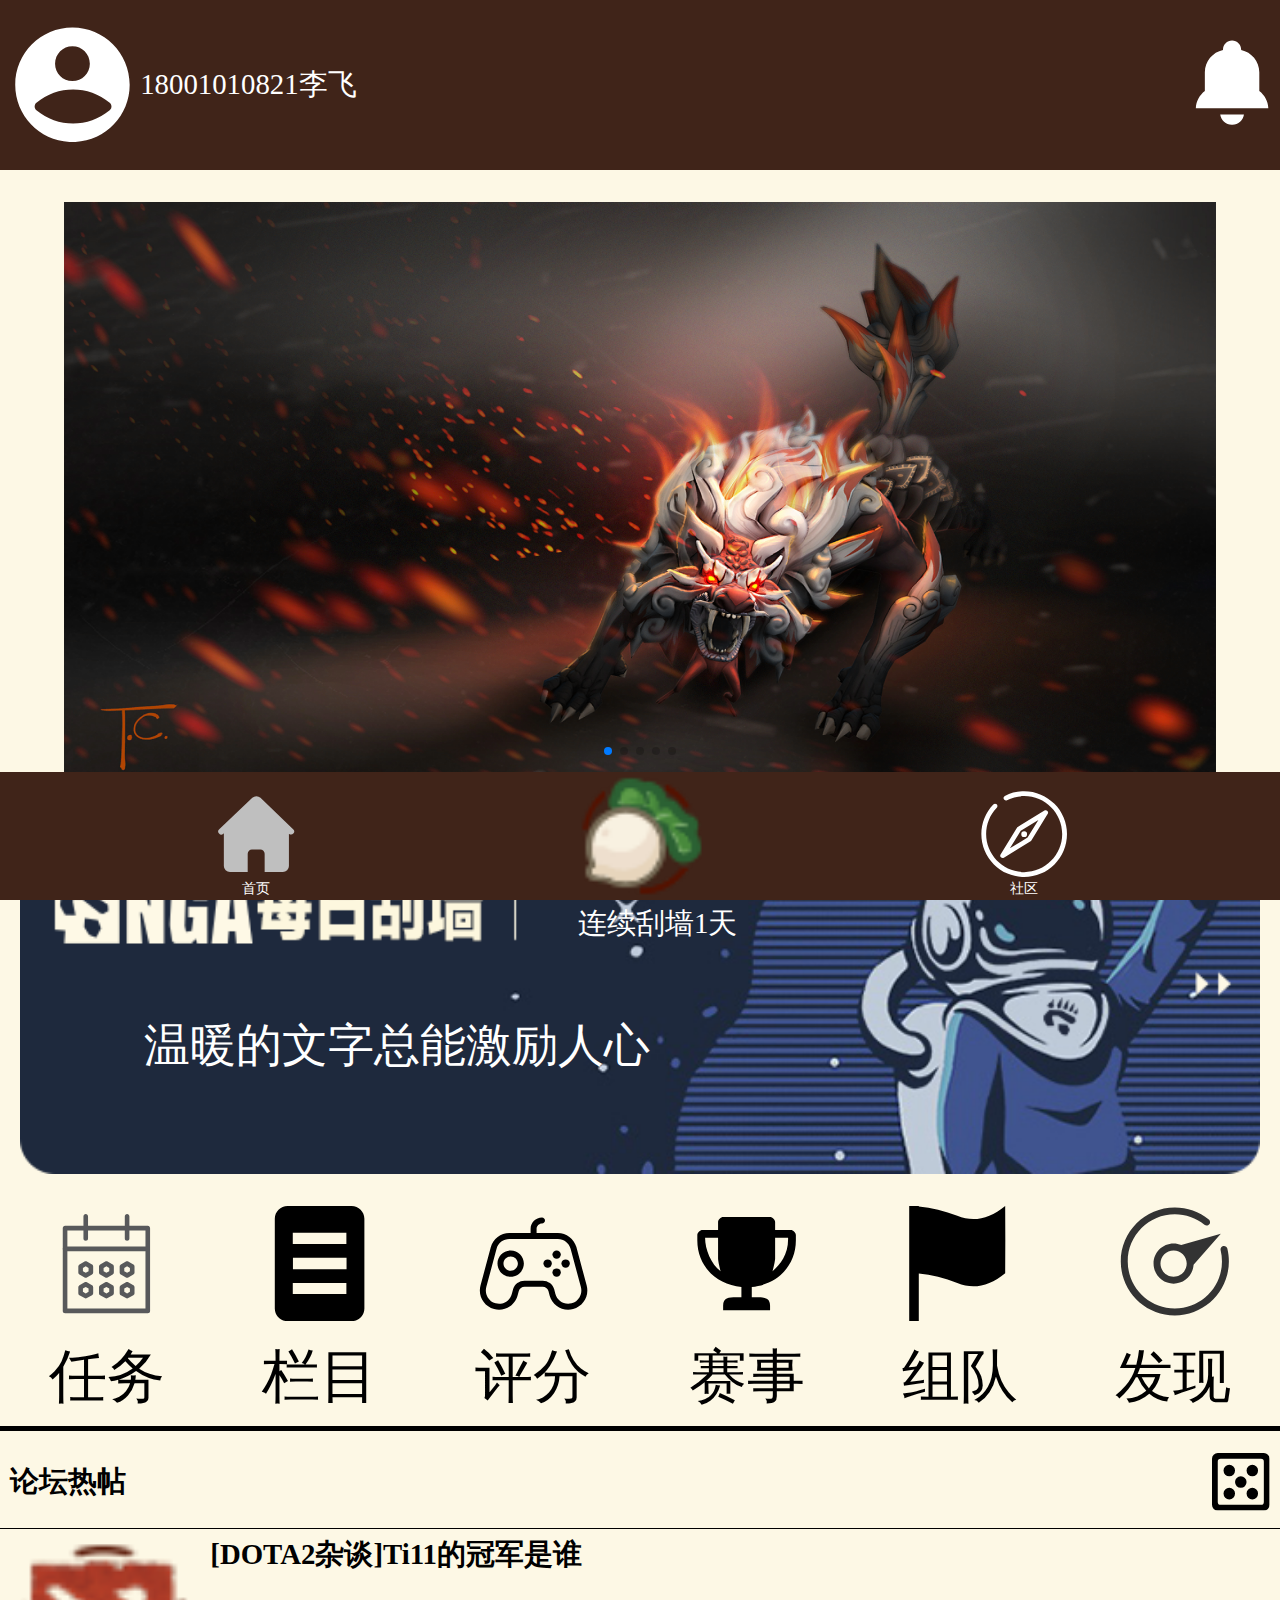
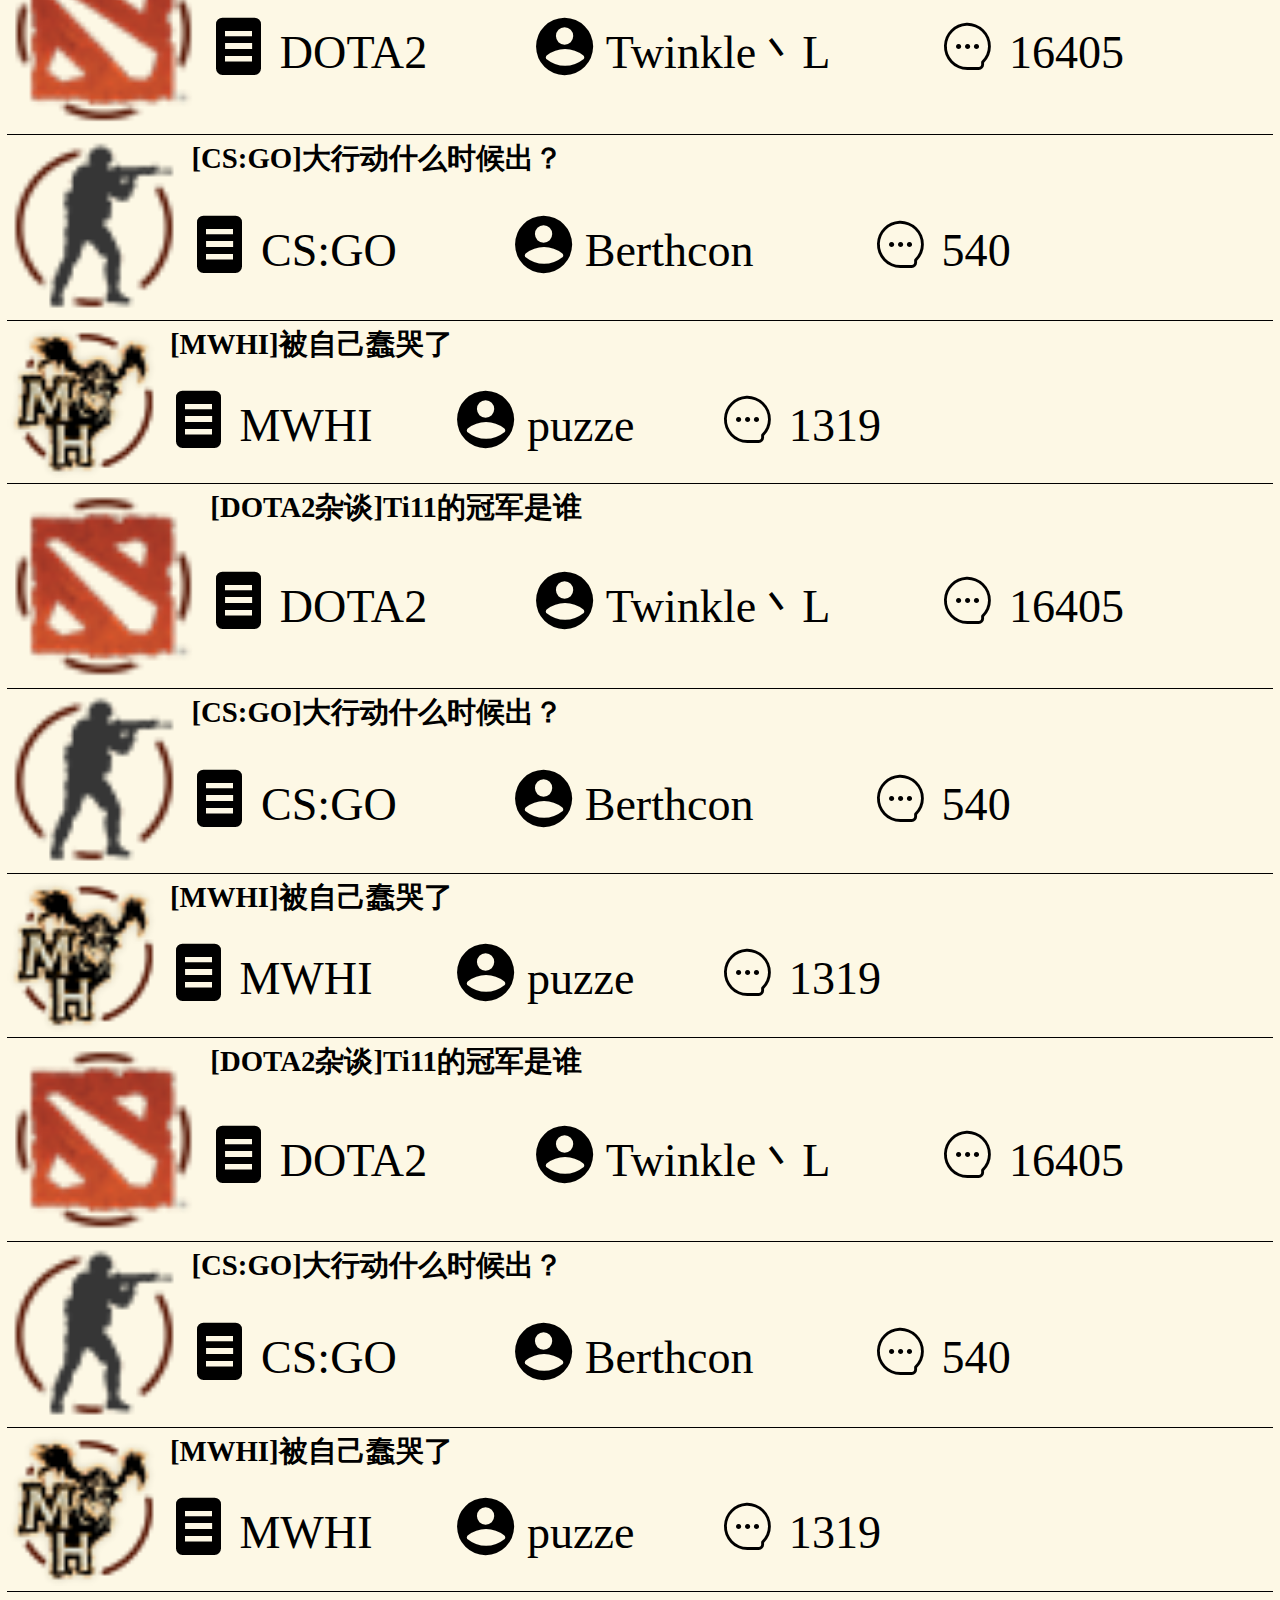
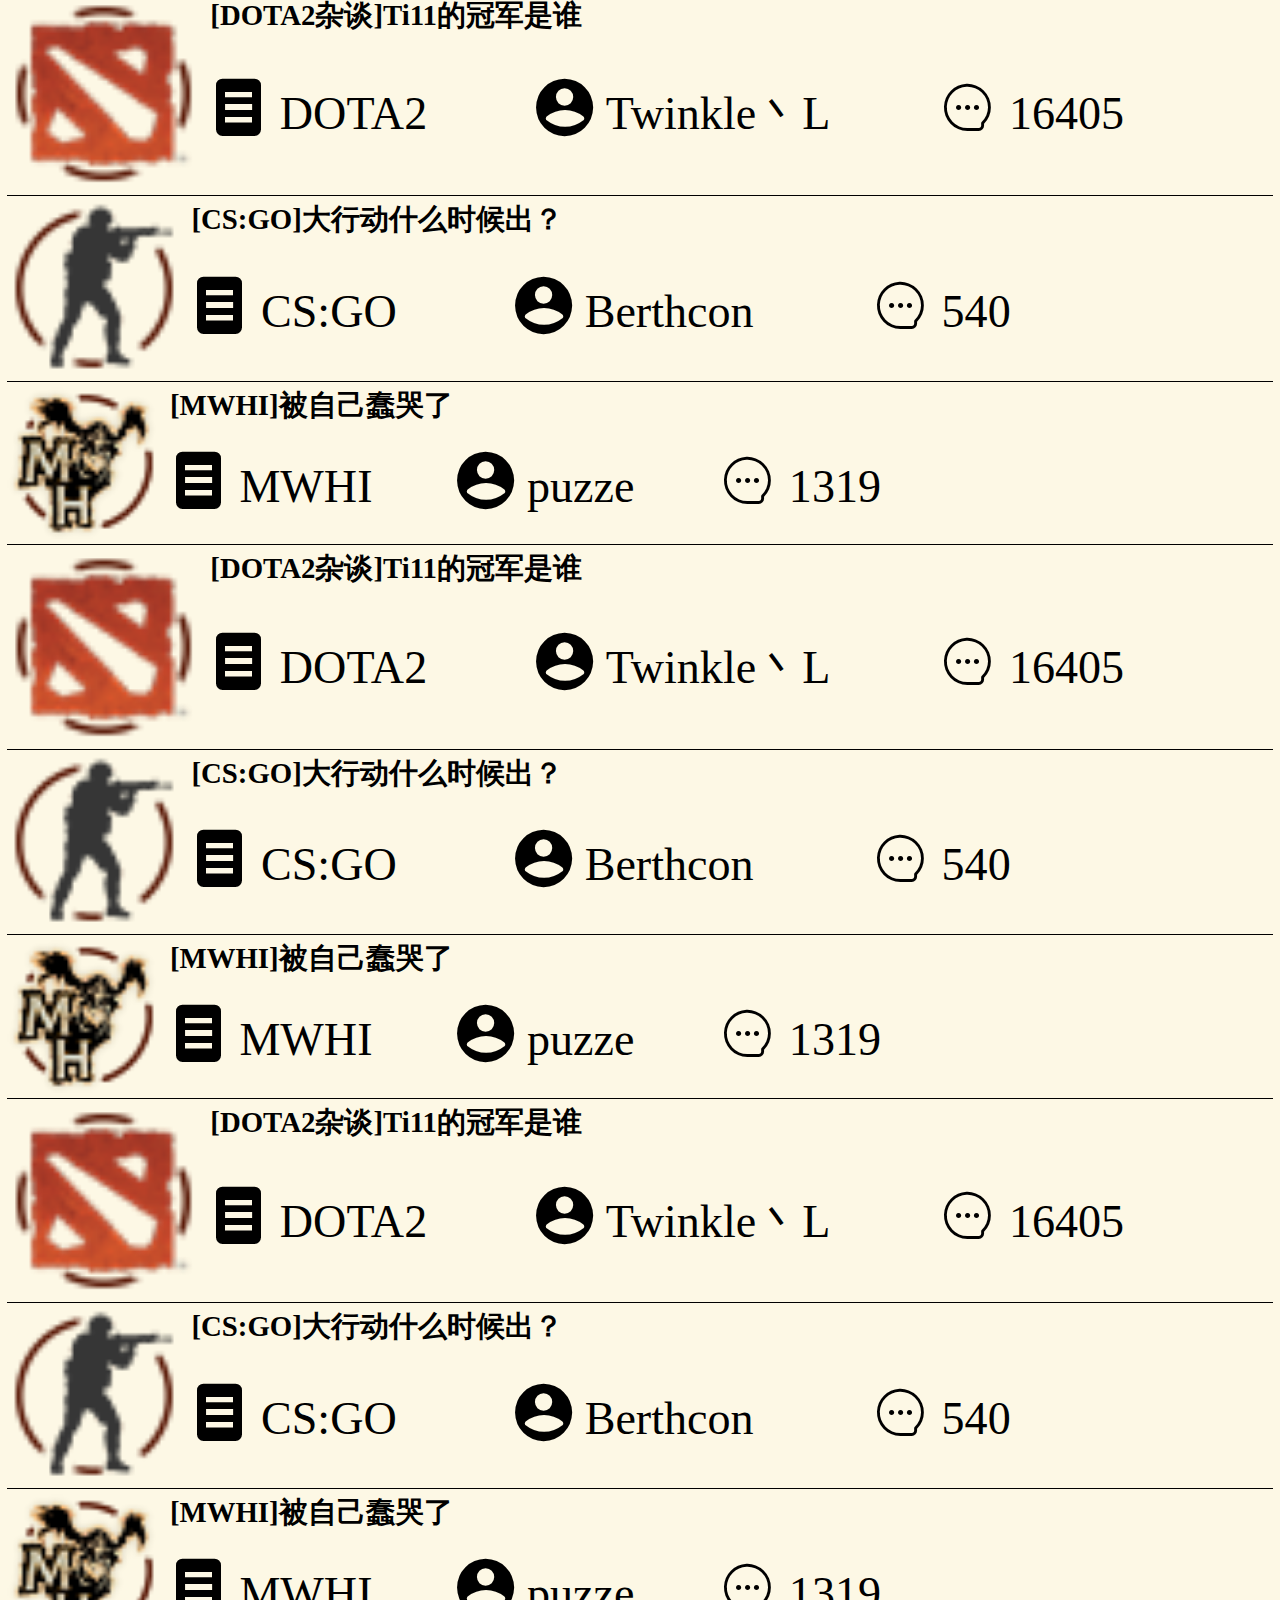
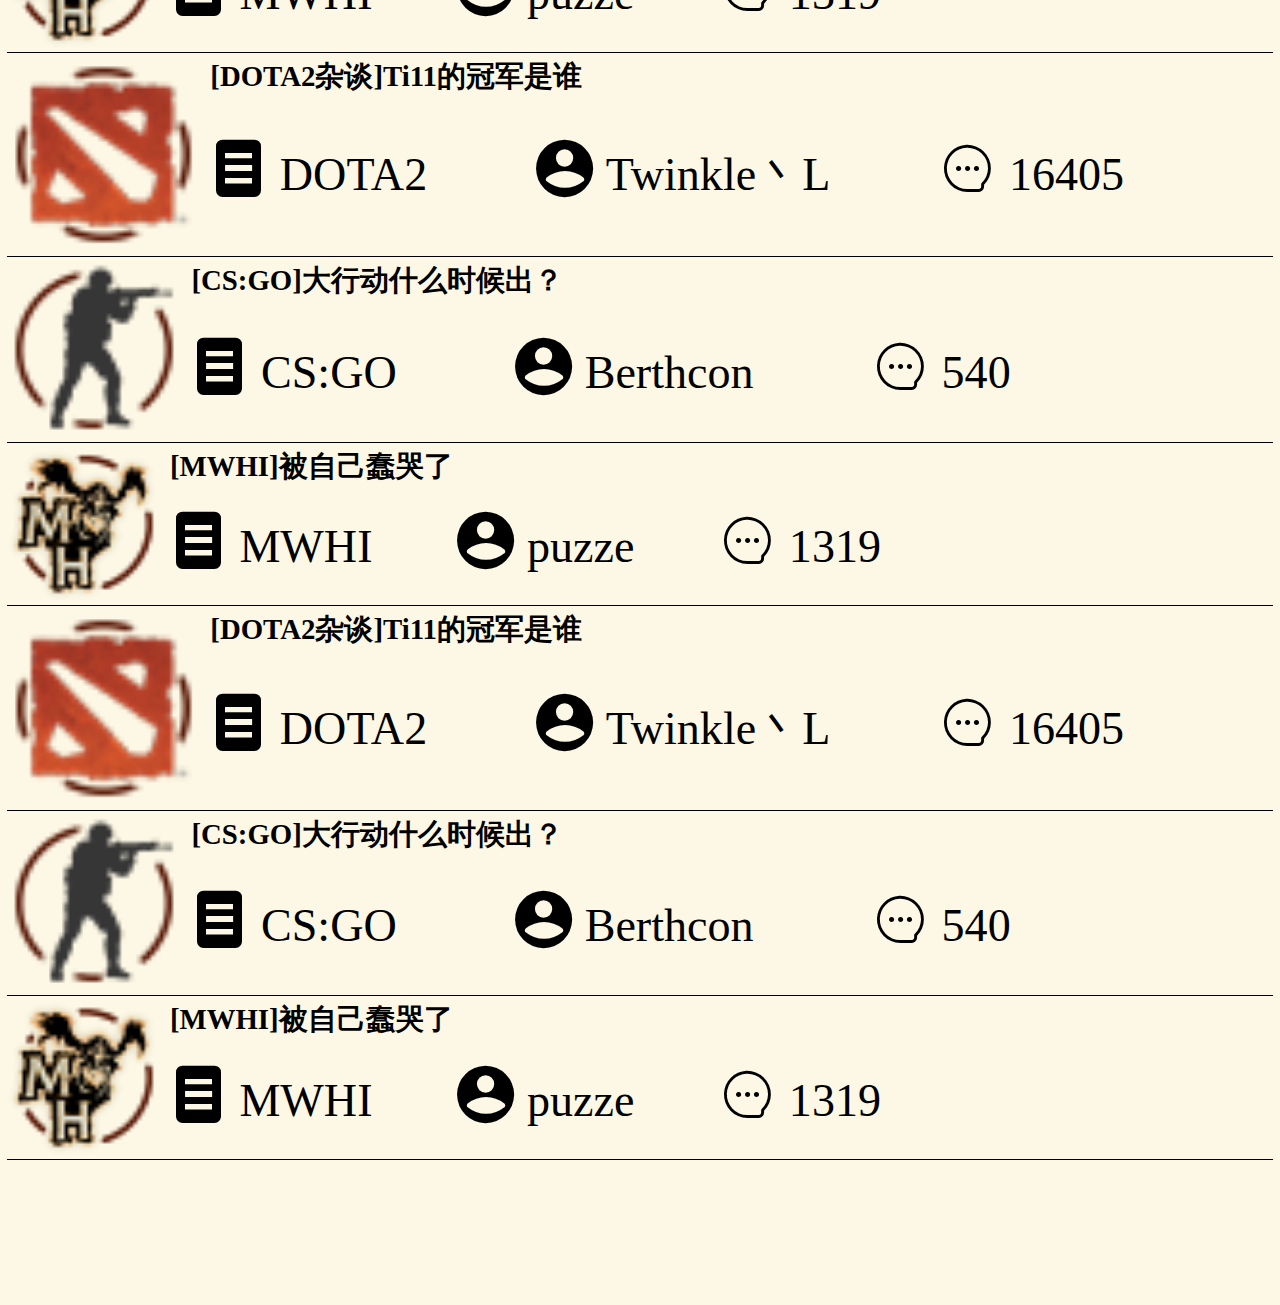
<file: index.html>
<!DOCTYPE html>
<html lang="en">
  <head>
    <meta charset="UTF-8" />
    <meta
      name="viewport"
      content="width=device-width, initial-scale=1.0, maximum-scale=1.0, user-scalable=0"
    />
    <meta name="description" content="NGA首页" />
    <meta name="Keywords" content="NGA,李飞,18001010821" />
    <title>NGA主页</title>
    <!-- swiper插件 -->
    <link rel="stylesheet" href="./css/swiper-bundle.min.css" />
    <!-- iconfont -->
    <link rel="stylesheet" href="./css/iconfont.css" />
    <!-- 全局 -->
    <link rel="stylesheet" href="./css/css.css" />
    <!-- 主页面 -->
    <link rel="stylesheet" href="./css/index.css" />
  </head>

  <body>
    <!-- 用户界面 -->
    <div class="user1">
      <!-- 用户界面上层 -->
      <div class="userflex">
        <div class="userindex">
          <div class="user2">
            <div class="img">
              <img src="./img/default_icon.png" />
            </div>
            <div class="text">
              <h2>18001010821李飞</h2>
              <p>累计刮墙655天 连续刮墙1天>></p>
            </div>
          </div>
          <!-- 用户界面列表 -->
          <ul class="userul1">
            <li>
              <div class="userclass">
                <span class="iconfont icon-renwu"></span>
                <p>我的信息</p>
                <span class="jiantou">></span>
              </div>
            </li>
            <li>
              <div class="userclass">
                <span class="iconfont icon-qianming"></span>
                <p>论坛签名</p>
                <span class="jiantou">></span>
              </div>
            </li>
            <li>
              <div class="userclass">
                <span class="iconfont icon-pifu"></span>
                <p>论坛皮肤</p>
                <span class="jiantou">></span>
              </div>
            </li>
          </ul>
          <ul class="userul2">
            <li>
              <div class="userclass">
                <span class="iconfont icon-3"></span>
                <p>我的贴子</p>
                <span class="jiantou">></span>
              </div>
            </li>
            <li>
              <div class="userclass">
                <span class="iconfont icon-huifu"></span>
                <p>我的回复</p>
                <span class="jiantou">></span>
              </div>
            </li>
            <li>
              <div class="userclass">
                <span class="iconfont icon-shoubing"></span>
                <p>我的评分</p>
                <span class="jiantou">></span>
              </div>
            </li>
            <li>
              <div class="userclass">
                <span class="iconfont icon-shoucang1"></span>
                <p>我的收藏</p>
                <span class="jiantou">></span>
              </div>
            </li>
            <li>
              <div class="userclass">
                <span class="iconfont icon-lishi"></span>
                <p>浏览历史</p>
                <span class="jiantou">></span>
              </div>
            </li>
          </ul>
          <!-- 用户界面底部 -->
          <div id="userfoot">
            <div class="usertuwen">
              <svg class="icon" aria-hidden="true">
                <use xlink:href="#icon-saoma"></use>
              </svg>
              <p>扫一扫</p>
            </div>
            <div class="usertuwen">
              <svg class="icon" aria-hidden="true">
                <use xlink:href="#icon-shezhi"></use>
              </svg>
              <p>设置</p>
            </div>
            <div class="usertuwen">
              <svg class="icon" aria-hidden="true">
                <use xlink:href="#icon-yejianmoshi"></use>
              </svg>
              <p>夜间模式</p>
            </div>
            <div class="usertuwen">
              <a href="./login.html">
                <svg class="icon" aria-hidden="true">
                  <use xlink:href="#icon-tuichudenglu"></use>
                </svg>
                <p>退出登录</p>
              </a>
            </div>
          </div>
        </div>
        <!-- 退出用户界面 -->
        <div class="exit"></div>
      </div>
    </div>
    <!-- 页面底部 -->
    <div class="tab">
      <footer id="footer" class="title">
        <div class="s">
          <svg class="icon" aria-hidden="true">
            <use xlink:href="#icon-index"></use>
          </svg>
          <p>首页</p>
        </div>
        <div class="img">
          <img src="./img/Animal Crossing.png" />
        </div>
        <div class="s">
          <svg class="icon" aria-hidden="true">
            <use xlink:href="#icon-zhinanzhen"></use>
          </svg>
          <p>社区</p>
        </div>
      </footer>
      <!-- 首页显示 -->
      <div class="tc show">
        <!-- 页面头部 -->
        <header id="header1">
          <div class="user">
            <a href="#">
              <svg class="icon" aria-hidden="true">
                <use xlink:href="#icon-renwu"></use>
              </svg>
            </a>
            <p>18001010821李飞</p>
          </div>
          <div class="notify">
            <a href="#">
              <svg class="icon" aria-hidden="true">
                <use xlink:href="#icon-tongzhi"></use>
              </svg>
            </a>
          </div>
        </header>
        <main id="main">
          <!-- 图片滑动 -->
          <div class="swiper-container" id="slide">
            <div class="swiper-wrapper">
              <div class="swiper-slide"><img src="./img/1.png" /></div>
              <div class="swiper-slide"><img src="./img/2.png" /></div>
              <div class="swiper-slide"><img src="./img/3.png" /></div>
              <div class="swiper-slide"><img src="./img/4.png" /></div>
              <div class="swiper-slide"><img src="./img/5.png" /></div>
            </div>
            <div class="swiper-pagination"></div>
          </div>
          <!-- 每日挂墙 -->
          <div class="guaqiang">
            <div class="img">
              <img src="./img/home_page_guaqiang.png" />
              <span class="leiji">累计刮墙655天</span>
              <span class="lianxu">连续刮墙1天</span>
              <span class="wenzi">温暖的文字总能激励人心</span>
            </div>
          </div>
          <!-- 图标 -->
          <div id="task">
            <div class="tuwen">
              <svg class="icon" aria-hidden="true">
                <use xlink:href="#icon-renwu1"></use>
              </svg>
              <p>任务</p>
            </div>
            <div class="tuwen">
              <svg class="icon" aria-hidden="true">
                <use xlink:href="#icon-iconfontanlishangjia05"></use>
              </svg>
              <p>栏目</p>
            </div>
            <div class="tuwen">
              <svg class="icon" aria-hidden="true">
                <use xlink:href="#icon-shoubing"></use>
              </svg>
              <p>评分</p>
            </div>
            <div class="tuwen">
              <svg class="icon" aria-hidden="true">
                <use xlink:href="#icon-saishi"></use>
              </svg>
              <p>赛事</p>
            </div>
            <div class="tuwen">
              <svg class="icon" aria-hidden="true">
                <use xlink:href="#icon-qizi"></use>
              </svg>
              <p>组队</p>
            </div>
            <div class="tuwen">
              <svg class="icon" aria-hidden="true">
                <use xlink:href="#icon-faxian"></use>
              </svg>
              <p>发现</p>
            </div>
          </div>
          <!-- 热评 -->
          <div id="retie">
            <div class="head">
              <p>论坛热帖</p>
              <a href="#">
                <svg class="icon" aria-hidden="true">
                  <use xlink:href="#icon-dice"></use>
                </svg>
              </a>
            </div>
            <!-- 热评列表 -->
            <ul class="vlist"></ul>
          </div>
        </main>
      </div>
      <!-- 二级页面显示 -->
      <div class="tc">
        <header id="header2">
          <h2>社区</h2>
          <a href="#">
            <svg class="icon" aria-hidden="true">
              <use xlink:href="#icon-fangdajing"></use>
            </svg>
          </a>
        </header>
        <div class="shequ">
          <div class="title1">
            <div class="kong cur">
              <svg class="icon" aria-hidden="true">
                <use xlink:href="#icon-shoucang1"></use>
              </svg>
              <p>推荐<br />收藏</p>
            </div>
            <div class="kong">
              <svg class="icon" aria-hidden="true">
                <use xlink:href="#icon-xuanwo"></use>
              </svg>
              <p>网事<br />杂谈</p>
            </div>
            <div class="kong">
              <svg class="icon" aria-hidden="true">
                <use xlink:href="#icon-moshoushijie"></use>
              </svg>
              <p>魔兽<br />世界</p>
            </div>
            <div class="kong">
              <svg class="icon" aria-hidden="true">
                <use xlink:href="#icon-cainabeifen"></use>
              </svg>
              <p>特约<br />专区</p>
            </div>
            <div class="kong">
              <svg class="icon" aria-hidden="true">
                <use xlink:href="#icon-shouji"></use>
              </svg>
              <p>手机<br />游戏</p>
            </div>
            <div class="kong">
              <svg class="icon" aria-hidden="true">
                <use xlink:href="#icon-shoubing"></use>
              </svg>
              <p>传统<br />游戏</p>
            </div>
            <div class="kong">
              <svg class="icon" aria-hidden="true">
                <use xlink:href="#icon-xingqiu"></use>
              </svg>
              <p>网络<br />游戏</p>
            </div>
            <div class="kong">
              <svg class="icon" aria-hidden="true">
                <use xlink:href="#icon-nga"></use>
              </svg>
              <p>社区<br />事务</p>
            </div>
          </div>
          <div class="tc1 show">
            <div class="fenlei">
              <div class="biaoti">
                <svg class="icon" aria-hidden="true">
                  <use xlink:href="#icon-nga"></use>
                </svg>
                <p>收藏板块</p>
                <button class="btn">
                  <svg class="icon" aria-hidden="true">
                    <use xlink:href="#icon-qianming"></use>
                  </svg>
                </button>
              </div>
              <ul class="fenleiul">
                <li>
                  <svg class="icon" aria-hidden="true">
                    <use xlink:href="#icon-shoucang1"></use>
                  </svg>
                  <a href="./zhuti.html">
                    <p>CS:GO</p>
                  </a>
                </li>
                <li>
                  <svg class="icon" aria-hidden="true">
                    <use xlink:href="#icon-shoucang1"></use>
                  </svg>
                  <a href="./zhuti.html">
                    <p>DOTA2</p>
                  </a>
                </li>
                <li>
                  <svg class="icon" aria-hidden="true">
                    <use xlink:href="#icon-shoucang1"></use>
                  </svg>
                  <a href="./zhuti.html">
                    <p>炉石传说</p>
                  </a>
                </li>
                <li>
                  <svg class="icon" aria-hidden="true">
                    <use xlink:href="#icon-shoucang1"></use>
                  </svg>
                  <a href="./zhuti.html">
                    <p>MHWI</p>
                  </a>
                </li>
              </ul>
            </div>
          </div>
          <div class="tc1">
            <div class="fenlei">
              <div class="biaoti">
                <svg class="icon" aria-hidden="true">
                  <use xlink:href="#icon-nga"></use>
                </svg>
                <p>网事杂谈</p>
                <button class="btn1">
                  <svg class="icon" aria-hidden="true">
                    <use xlink:href="#icon-qianming"></use>
                  </svg>
                </button>
              </div>
              <div class="ulcur show">
                <ul class="fenleiul">
                  <li>
                    <svg class="icon" aria-hidden="true">
                      <use xlink:href="#icon-shoucang1"></use>
                    </svg>
                    <p>网事杂谈</p>
                  </li>
                  <li>
                    <svg class="icon" aria-hidden="true">
                      <use xlink:href="#icon-shoucang1"></use>
                    </svg>
                    <p>二次元</p>
                  </li>
                  <li>
                    <svg class="icon" aria-hidden="true">
                      <use xlink:href="#icon-shoucang1"></use>
                    </svg>
                    <p>晴风村</p>
                  </li>
                  <li>
                    <svg class="icon" aria-hidden="true">
                      <use xlink:href="#icon-shoucang1"></use>
                    </svg>
                    <p>寂寞的车</p>
                  </li>
                  <li>
                    <svg class="icon" aria-hidden="true">
                      <use xlink:href="#icon-shoucang1"></use>
                    </svg>
                    <p>漩涡书院</p>
                  </li>
                  <li>
                    <svg class="icon" aria-hidden="true">
                      <use xlink:href="#icon-shoucang1"></use>
                    </svg>
                    <p>大时代</p>
                  </li>
                  <li>
                    <svg class="icon" aria-hidden="true">
                      <use xlink:href="#icon-shoucang1"></use>
                    </svg>
                    <p>职场人生</p>
                  </li>
                  <li>
                    <svg class="icon" aria-hidden="true">
                      <use xlink:href="#icon-shoucang1"></use>
                    </svg>
                    <p>音乐影视</p>
                  </li>
                  <li>
                    <svg class="icon" aria-hidden="true">
                      <use xlink:href="#icon-shoucang1"></use>
                    </svg>
                    <p>生命之杯</p>
                  </li>
                  <li>
                    <svg class="icon" aria-hidden="true">
                      <use xlink:href="#icon-shoucang1"></use>
                    </svg>
                    <p>萌萌宠物</p>
                  </li>
                  <li>
                    <svg class="icon" aria-hidden="true">
                      <use xlink:href="#icon-shoucang1"></use>
                    </svg>
                    <p>模型手办</p>
                  </li>
                  <li>
                    <svg class="icon" aria-hidden="true">
                      <use xlink:href="#icon-shoucang1"></use>
                    </svg>
                    <p>家居装修</p>
                  </li>
                  <li>
                    <svg class="icon" aria-hidden="true">
                      <use xlink:href="#icon-shoucang1"></use>
                    </svg>
                    <p>弑熊主厨的血腥厨房</p>
                  </li>
                  <li>
                    <svg class="icon" aria-hidden="true">
                      <use xlink:href="#icon-shoucang1"></use>
                    </svg>
                    <p>篮球</p>
                  </li>
                  <li>
                    <svg class="icon" aria-hidden="true">
                      <use xlink:href="#icon-shoucang1"></use>
                    </svg>
                    <p>娱乐吃瓜</p>
                  </li>
                  <li>
                    <svg class="icon" aria-hidden="true">
                      <use xlink:href="#icon-shoucang1"></use>
                    </svg>
                    <p>小窗视界</p>
                  </li>
                  <li>
                    <svg class="icon" aria-hidden="true">
                      <use xlink:href="#icon-shoucang1"></use>
                    </svg>
                    <p>发烧友</p>
                  </li>
                  <li>
                    <svg class="icon" aria-hidden="true">
                      <use xlink:href="#icon-shoucang1"></use>
                    </svg>
                    <p>壁画洞窟</p>
                  </li>
                  <li>
                    <svg class="icon" aria-hidden="true">
                      <use xlink:href="#icon-shoucang1"></use>
                    </svg>
                    <p>程序员职业交流</p>
                  </li>
                  <li>
                    <svg class="icon" aria-hidden="true">
                      <use xlink:href="#icon-shoucang1"></use>
                    </svg>
                    <p>麻将</p>
                  </li>
                  <li>
                    <svg class="icon" aria-hidden="true">
                      <use xlink:href="#icon-shoucang1"></use>
                    </svg>
                    <p>瓦斯琪尔水族馆</p>
                  </li>
                </ul>
              </div>
              <div class="biaoti">
                <svg class="icon" aria-hidden="true">
                  <use xlink:href="#icon-nga"></use>
                </svg>
                <p>IT软硬件</p>
                <button class="btn1">
                  <svg class="icon" aria-hidden="true">
                    <use xlink:href="#icon-qianming"></use>
                  </svg>
                </button>
              </div>
              <div class="ulcur show">
                <ul class="fenleiul">
                  <li>
                    <svg class="icon" aria-hidden="true">
                      <use xlink:href="#icon-shoucang1"></use>
                    </svg>
                    <p>消费电子</p>
                  </li>
                  <li>
                    <svg class="icon" aria-hidden="true">
                      <use xlink:href="#icon-shoucang1"></use>
                    </svg>
                    <p>PC</p>
                  </li>
                  <li>
                    <svg class="icon" aria-hidden="true">
                      <use xlink:href="#icon-shoucang1"></use>
                    </svg>
                    <p>手机</p>
                  </li>
                  <li>
                    <svg class="icon" aria-hidden="true">
                      <use xlink:href="#icon-shoucang1"></use>
                    </svg>
                    <p>二手交易</p>
                  </li>
                </ul>
              </div>
            </div>
          </div>
          <div class="tc1">
            <div class="fenlei">
              <div class="biaoti">
                <svg class="icon" aria-hidden="true">
                  <use xlink:href="#icon-nga"></use>
                </svg>
                <p>艾泽拉斯议事厅</p>
                <button class="btn1">
                  <svg class="icon" aria-hidden="true">
                    <use xlink:href="#icon-qianming"></use>
                  </svg>
                </button>
              </div>
              <div class="ulcur show">
                <ul class="fenleiul">
                  <li>
                    <svg class="icon" aria-hidden="true">
                      <use xlink:href="#icon-shoucang1"></use>
                    </svg>
                    <p>艾泽拉斯议事厅</p>
                  </li>
                  <li>
                    <svg class="icon" aria-hidden="true">
                      <use xlink:href="#icon-shoucang1"></use>
                    </svg>
                    <p>艾泽拉斯风纪委员会</p>
                  </li>
                </ul>
              </div>
              <div class="biaoti">
                <svg class="icon" aria-hidden="true">
                  <use xlink:href="#icon-nga"></use>
                </svg>
                <p>职业讨论区</p>
                <button class="btn1">
                  <svg class="icon" aria-hidden="true">
                    <use xlink:href="#icon-qianming"></use>
                  </svg>
                </button>
              </div>
              <div class="ulcur show">
                <ul class="fenleiul">
                  <li>
                    <svg class="icon" aria-hidden="true">
                      <use xlink:href="#icon-shoucang1"></use>
                    </svg>
                    <p>德战法</p>
                  </li>
                  <li>
                    <svg class="icon" aria-hidden="true">
                      <use xlink:href="#icon-shoucang1"></use>
                    </svg>
                    <p>牧萨猎</p>
                  </li>
                  <li>
                    <svg class="icon" aria-hidden="true">
                      <use xlink:href="#icon-shoucang1"></use>
                    </svg>
                    <p>圣术贼</p>
                  </li>
                </ul>
              </div>
              <div class="biaoti">
                <svg class="icon" aria-hidden="true">
                  <use xlink:href="#icon-nga"></use>
                </svg>
                <p>冒险心得</p>
                <button class="btn1">
                  <svg class="icon" aria-hidden="true">
                    <use xlink:href="#icon-qianming"></use>
                  </svg>
                </button>
              </div>
              <div class="ulcur show">
                <ul class="fenleiul">
                  <li>
                    <svg class="icon" aria-hidden="true">
                      <use xlink:href="#icon-shoucang1"></use>
                    </svg>
                    <p>前瞻资讯</p>
                  </li>
                  <li>
                    <svg class="icon" aria-hidden="true">
                      <use xlink:href="#icon-shoucang1"></use>
                    </svg>
                    <p>要塞讨论</p>
                  </li>
                  <li>
                    <svg class="icon" aria-hidden="true">
                      <use xlink:href="#icon-shoucang1"></use>
                    </svg>
                    <p>任务/成就</p>
                  </li>
                  <li>
                    <svg class="icon" aria-hidden="true">
                      <use xlink:href="#icon-shoucang1"></use>
                    </svg>
                    <p>副本专区</p>
                  </li>
                </ul>
              </div>
              <div class="biaoti">
                <svg class="icon" aria-hidden="true">
                  <use xlink:href="#icon-nga"></use>
                </svg>
                <p>历史背景 资料整合</p>
                <button class="btn1">
                  <svg class="icon" aria-hidden="true">
                    <use xlink:href="#icon-qianming"></use>
                  </svg>
                </button>
              </div>
              <div class="ulcur show">
                <ul class="fenleiul">
                  <li>
                    <svg class="icon" aria-hidden="true">
                      <use xlink:href="#icon-shoucang1"></use>
                    </svg>
                    <p>镶金玫瑰</p>
                  </li>
                  <li>
                    <svg class="icon" aria-hidden="true">
                      <use xlink:href="#icon-shoucang1"></use>
                    </svg>
                    <p>壁画洞窟</p>
                  </li>
                  <li>
                    <svg class="icon" aria-hidden="true">
                      <use xlink:href="#icon-shoucang1"></use>
                    </svg>
                    <p>作家协会</p>
                  </li>
                  <li>
                    <svg class="icon" aria-hidden="true">
                      <use xlink:href="#icon-shoucang1"></use>
                    </svg>
                    <p>卡拉赞剧院</p>
                  </li>
                </ul>
              </div>
            </div>
          </div>
          <div class="tc1">
            <div class="fenlei">
              <div class="biaoti">
                <svg class="icon" aria-hidden="true">
                  <use xlink:href="#icon-nga"></use>
                </svg>
                <p>暴雪游戏</p>
                <button class="btn1">
                  <svg class="icon" aria-hidden="true">
                    <use xlink:href="#icon-qianming"></use>
                  </svg>
                </button>
              </div>
              <div class="ulcur show">
                <ul class="fenleiul">
                  <li>
                    <svg class="icon" aria-hidden="true">
                      <use xlink:href="#icon-shoucang1"></use>
                    </svg>
                    <p>守望先锋</p>
                  </li>
                  <li>
                    <svg class="icon" aria-hidden="true">
                      <use xlink:href="#icon-shoucang1"></use>
                    </svg>
                    <p>炉石传说</p>
                  </li>
                  <li>
                    <svg class="icon" aria-hidden="true">
                      <use xlink:href="#icon-shoucang1"></use>
                    </svg>
                    <p>魔兽争霸</p>
                  </li>
                  <li>
                    <svg class="icon" aria-hidden="true">
                      <use xlink:href="#icon-shoucang1"></use>
                    </svg>
                    <p>星际争霸</p>
                  </li>
                  <li>
                    <svg class="icon" aria-hidden="true">
                      <use xlink:href="#icon-shoucang1"></use>
                    </svg>
                    <p>暗黑破坏神</p>
                  </li>
                </ul>
              </div>
              <div class="biaoti">
                <svg class="icon" aria-hidden="true">
                  <use xlink:href="#icon-nga"></use>
                </svg>
                <p>拳头游戏</p>
                <button class="btn1">
                  <svg class="icon" aria-hidden="true">
                    <use xlink:href="#icon-qianming"></use>
                  </svg>
                </button>
              </div>
              <div class="ulcur show">
                <ul class="fenleiul">
                  <li>
                    <svg class="icon" aria-hidden="true">
                      <use xlink:href="#icon-shoucang1"></use>
                    </svg>
                    <p>英雄联盟</p>
                  </li>
                  <li>
                    <svg class="icon" aria-hidden="true">
                      <use xlink:href="#icon-shoucang1"></use>
                    </svg>
                    <p>云顶之弈</p>
                  </li>
                </ul>
              </div>
              <div class="biaoti">
                <svg class="icon" aria-hidden="true">
                  <use xlink:href="#icon-nga"></use>
                </svg>
                <p>Valve Games</p>
                <button class="btn1">
                  <svg class="icon" aria-hidden="true">
                    <use xlink:href="#icon-qianming"></use>
                  </svg>
                </button>
              </div>
              <div class="ulcur show">
                <ul class="fenleiul">
                  <li>
                    <svg class="icon" aria-hidden="true">
                      <use xlink:href="#icon-shoucang1"></use>
                    </svg>
                    <p>CS:GO</p>
                  </li>
                  <li>
                    <svg class="icon" aria-hidden="true">
                      <use xlink:href="#icon-shoucang1"></use>
                    </svg>
                    <p>Dota2</p>
                  </li>
                </ul>
              </div>
            </div>
          </div>
          <div class="tc1">
            <div class="fenlei">
              <div class="biaoti">
                <svg class="icon" aria-hidden="true">
                  <use xlink:href="#icon-nga"></use>
                </svg>
                <p>手机游戏</p>
                <button class="btn1">
                  <svg class="icon" aria-hidden="true">
                    <use xlink:href="#icon-qianming"></use>
                  </svg>
                </button>
              </div>
              <div class="ulcur show">
                <ul class="fenleiul">
                  <li>
                    <svg class="icon" aria-hidden="true">
                      <use xlink:href="#icon-shoucang1"></use>
                    </svg>
                    <p>FGO</p>
                  </li>
                  <li>
                    <svg class="icon" aria-hidden="true">
                      <use xlink:href="#icon-shoucang1"></use>
                    </svg>
                    <p>原神</p>
                  </li>
                  <li>
                    <svg class="icon" aria-hidden="true">
                      <use xlink:href="#icon-shoucang1"></use>
                    </svg>
                    <p>王者荣耀</p>
                  </li>
                  <li>
                    <svg class="icon" aria-hidden="true">
                      <use xlink:href="#icon-shoucang1"></use>
                    </svg>
                    <p>崩坏三</p>
                  </li>
                </ul>
              </div>
            </div>
          </div>
          <div class="tc1">
            <div class="fenlei">
              <div class="biaoti">
                <svg class="icon" aria-hidden="true">
                  <use xlink:href="#icon-nga"></use>
                </svg>
                <p>传统游戏</p>
                <button class="btn1">
                  <svg class="icon" aria-hidden="true">
                    <use xlink:href="#icon-qianming"></use>
                  </svg>
                </button>
              </div>
              <div class="ulcur show">
                <ul class="fenleiul">
                  <li>
                    <svg class="icon" aria-hidden="true">
                      <use xlink:href="#icon-shoucang1"></use>
                    </svg>
                    <p>游戏综合讨论</p>
                  </li>
                  <li>
                    <svg class="icon" aria-hidden="true">
                      <use xlink:href="#icon-shoucang1"></use>
                    </svg>
                    <p>游戏业界新闻</p>
                  </li>
                  <li>
                    <svg class="icon" aria-hidden="true">
                      <use xlink:href="#icon-shoucang1"></use>
                    </svg>
                    <p>PS</p>
                  </li>
                  <li>
                    <svg class="icon" aria-hidden="true">
                      <use xlink:href="#icon-shoucang1"></use>
                    </svg>
                    <p>XBOX</p>
                  </li>
                  <li>
                    <svg class="icon" aria-hidden="true">
                      <use xlink:href="#icon-shoucang1"></use>
                    </svg>
                    <p>NS</p>
                  </li>
                  <li>
                    <svg class="icon" aria-hidden="true">
                      <use xlink:href="#icon-shoucang1"></use>
                    </svg>
                    <p>赛博朋克2077</p>
                  </li>
                  <li>
                    <svg class="icon" aria-hidden="true">
                      <use xlink:href="#icon-shoucang1"></use>
                    </svg>
                    <p>怪物猎人</p>
                  </li>
                  <li>
                    <svg class="icon" aria-hidden="true">
                      <use xlink:href="#icon-shoucang1"></use>
                    </svg>
                    <p>刺客信条</p>
                  </li>
                </ul>
              </div>
            </div>
          </div>
          <div class="tc1">
            <div class="fenlei">
              <div class="biaoti">
                <svg class="icon" aria-hidden="true">
                  <use xlink:href="#icon-nga"></use>
                </svg>
                <p>网络游戏</p>
                <button class="btn1">
                  <svg class="icon" aria-hidden="true">
                    <use xlink:href="#icon-qianming"></use>
                  </svg>
                </button>
              </div>
              <div class="ulcur show">
                <ul class="fenleiul">
                  <li>
                    <svg class="icon" aria-hidden="true">
                      <use xlink:href="#icon-shoucang1"></use>
                    </svg>
                    <p>网络游戏综合讨论</p>
                  </li>
                  <li>
                    <svg class="icon" aria-hidden="true">
                      <use xlink:href="#icon-shoucang1"></use>
                    </svg>
                    <p>星际战甲</p>
                  </li>
                  <li>
                    <svg class="icon" aria-hidden="true">
                      <use xlink:href="#icon-shoucang1"></use>
                    </svg>
                    <p>游戏王</p>
                  </li>
                  <li>
                    <svg class="icon" aria-hidden="true">
                      <use xlink:href="#icon-shoucang1"></use>
                    </svg>
                    <p>巫师之昆特牌</p>
                  </li>
                </ul>
              </div>
            </div>
          </div>
          <div class="tc1">
            <div class="fenlei">
              <div class="biaoti">
                <svg class="icon" aria-hidden="true">
                  <use xlink:href="#icon-nga"></use>
                </svg>
                <p>国家地理俱乐部</p>
                <button class="btn1">
                  <svg class="icon" aria-hidden="true">
                    <use xlink:href="#icon-qianming"></use>
                  </svg>
                </button>
              </div>
              <div class="ulcur show">
                <ul class="fenleiul">
                  <li>
                    <svg class="icon" aria-hidden="true">
                      <use xlink:href="#icon-shoucang1"></use>
                    </svg>
                    <p>银色黎明裁判所</p>
                  </li>
                  <li>
                    <svg class="icon" aria-hidden="true">
                      <use xlink:href="#icon-shoucang1"></use>
                    </svg>
                    <p>论坛开发</p>
                  </li>
                </ul>
              </div>
              <div class="biaoti">
                <svg class="icon" aria-hidden="true">
                  <use xlink:href="#icon-nga"></use>
                </svg>
                <p>个人版</p>
                <button class="btn1">
                  <svg class="icon" aria-hidden="true">
                    <use xlink:href="#icon-qianming"></use>
                  </svg>
                </button>
              </div>
              <div class="ulcur show">
                <ul class="fenleiul">
                  <li>
                    <svg class="icon" aria-hidden="true">
                      <use xlink:href="#icon-shoucang1"></use>
                    </svg>
                    <p>Twinkle</p>
                  </li>
                  <li>
                    <svg class="icon" aria-hidden="true">
                      <use xlink:href="#icon-shoucang1"></use>
                    </svg>
                    <p>Berthcon</p>
                  </li>
                  <li>
                    <svg class="icon" aria-hidden="true">
                      <use xlink:href="#icon-shoucang1"></use>
                    </svg>
                    <p>LeeF</p>
                  </li>
                  <li>
                    <svg class="icon" aria-hidden="true">
                      <use xlink:href="#icon-shoucang1"></use>
                    </svg>
                    <p>18001010821</p>
                  </li>
                </ul>
              </div>
            </div>
          </div>
        </div>
      </div>
    </div>

    <!-- 主页面 -->
    <script src="./js/index.js"></script>
    <!-- swiper插件 -->
    <script src="./js/swiper-bundle.min.js"></script>
    <script>
      var slide = new Swiper("#slide", {
        pagination: {
          el: ".swiper-pagination",
        },

        autoplay: {
          delay: 3000, //控制时间
          disableOnInteraction: true,
          disableOnInteraction: false,
        },
      });
    </script>
    <!-- icon -->
    <script src="./js/iconfont.js"></script>
  </body>
</html>
</file>
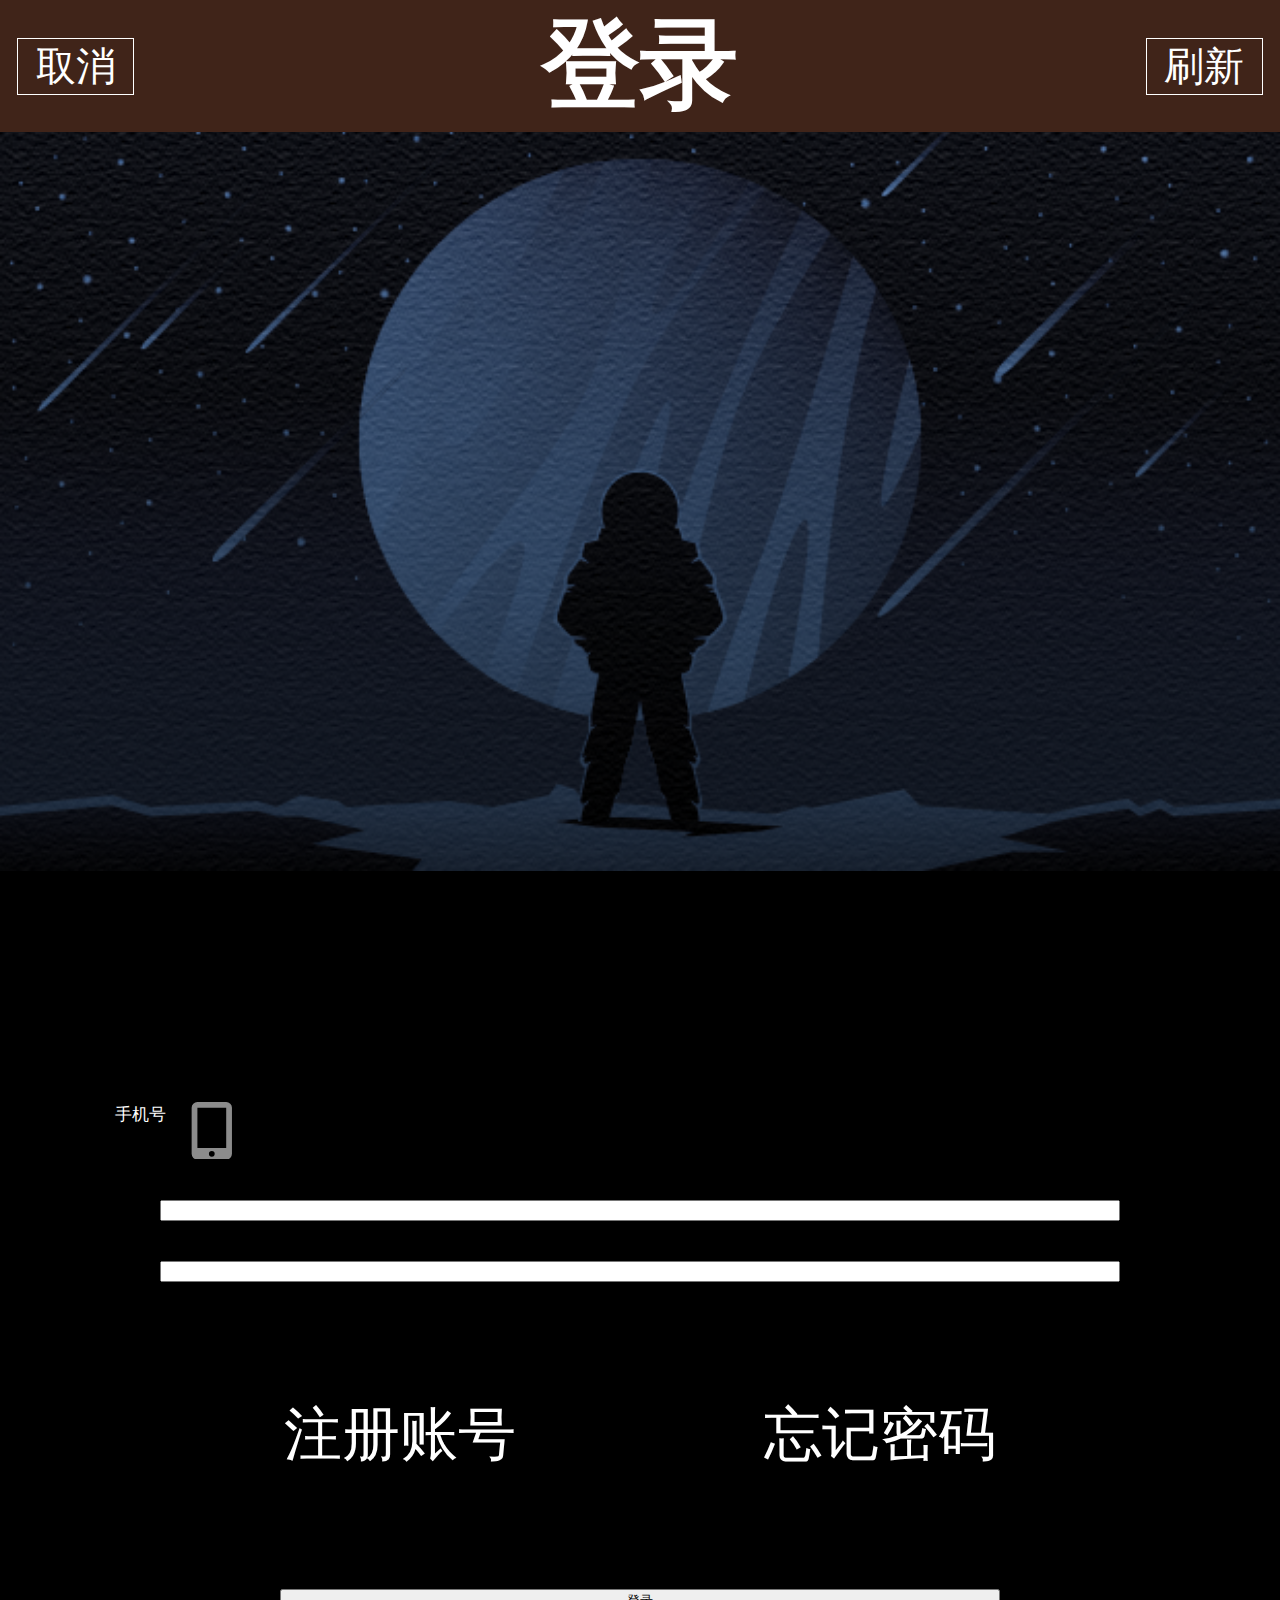
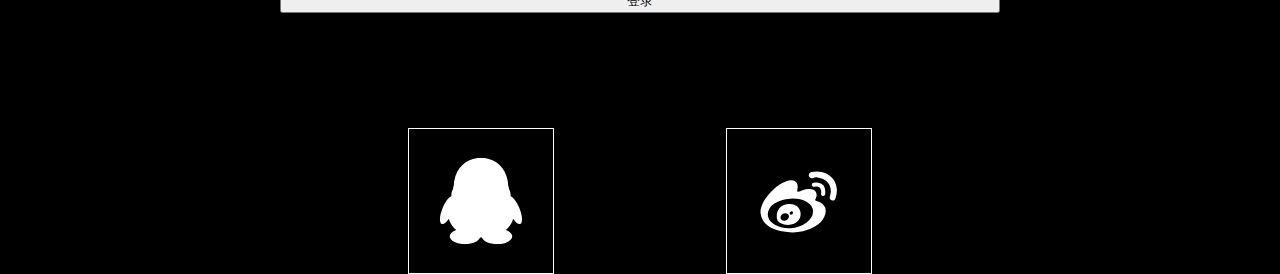
<file: login.html>
<!DOCTYPE html>
<html lang="en">

<head>
    <meta charset="UTF-8">
    <meta name="viewport" content="width=device-width, initial-scale=1.0, maximum-scale=1.0, user-scalable=0">
    <title>Login</title>
    <link rel="stylesheet" href="./css/css.css">
    <link rel="stylesheet" href="./css/login.css">
</head>

<body>
    <header id="header">
        <div class="cancel">
            <a href="./index.html">
            <p>取消</p>
            </a>
        </div>
        <h2>登录</h2>
        <div class="refresh">
            <p>刷新</p>
        </div>
    </header>

    <form action="./index.html" method="Get" id="fm" name="fm" onsubmit="return checkForm()">
        <div class="img">
            <img src="./img/drawer_info_bg.png">
            <p class="error">用户名应为18001010821</p>
            <p class="error">密码应为123456</p>
        </div>
        <div class="shouji">
            <p>手机号</p>
            <svg class="icon" aria-hidden="true">
                <use xlink:href="#icon-shouji"></use>
            </svg>
        </div>
        <ul>
            <li>
                <input onchange="checkUser()" type="text" class="input" name="user" id="user">
            </li>
            <li>
                <input onchange="checkPw()" type="password" class="input" name="pwd" id="pwd">
            </li>
            <li>
                <div class="text">
                    <a href="#">注册账号</a>
                    <a href="#">忘记密码</a>
                </div>
            </li>
            <li>
                <input type="submit" class="submit" value="登录">
            </li>
        </ul>
        <div class="foot">
            <svg class="icon" aria-hidden="true">
                <use xlink:href="#icon-QQ"></use>
            </svg>
            <svg class="icon" aria-hidden="true">
                <use xlink:href="#icon-uniE"></use>
            </svg>
        </div>
        <script src="./js/iconfont.js"></script>
        <script src="./js/login.js"></script>
</body>

</html>
</file>
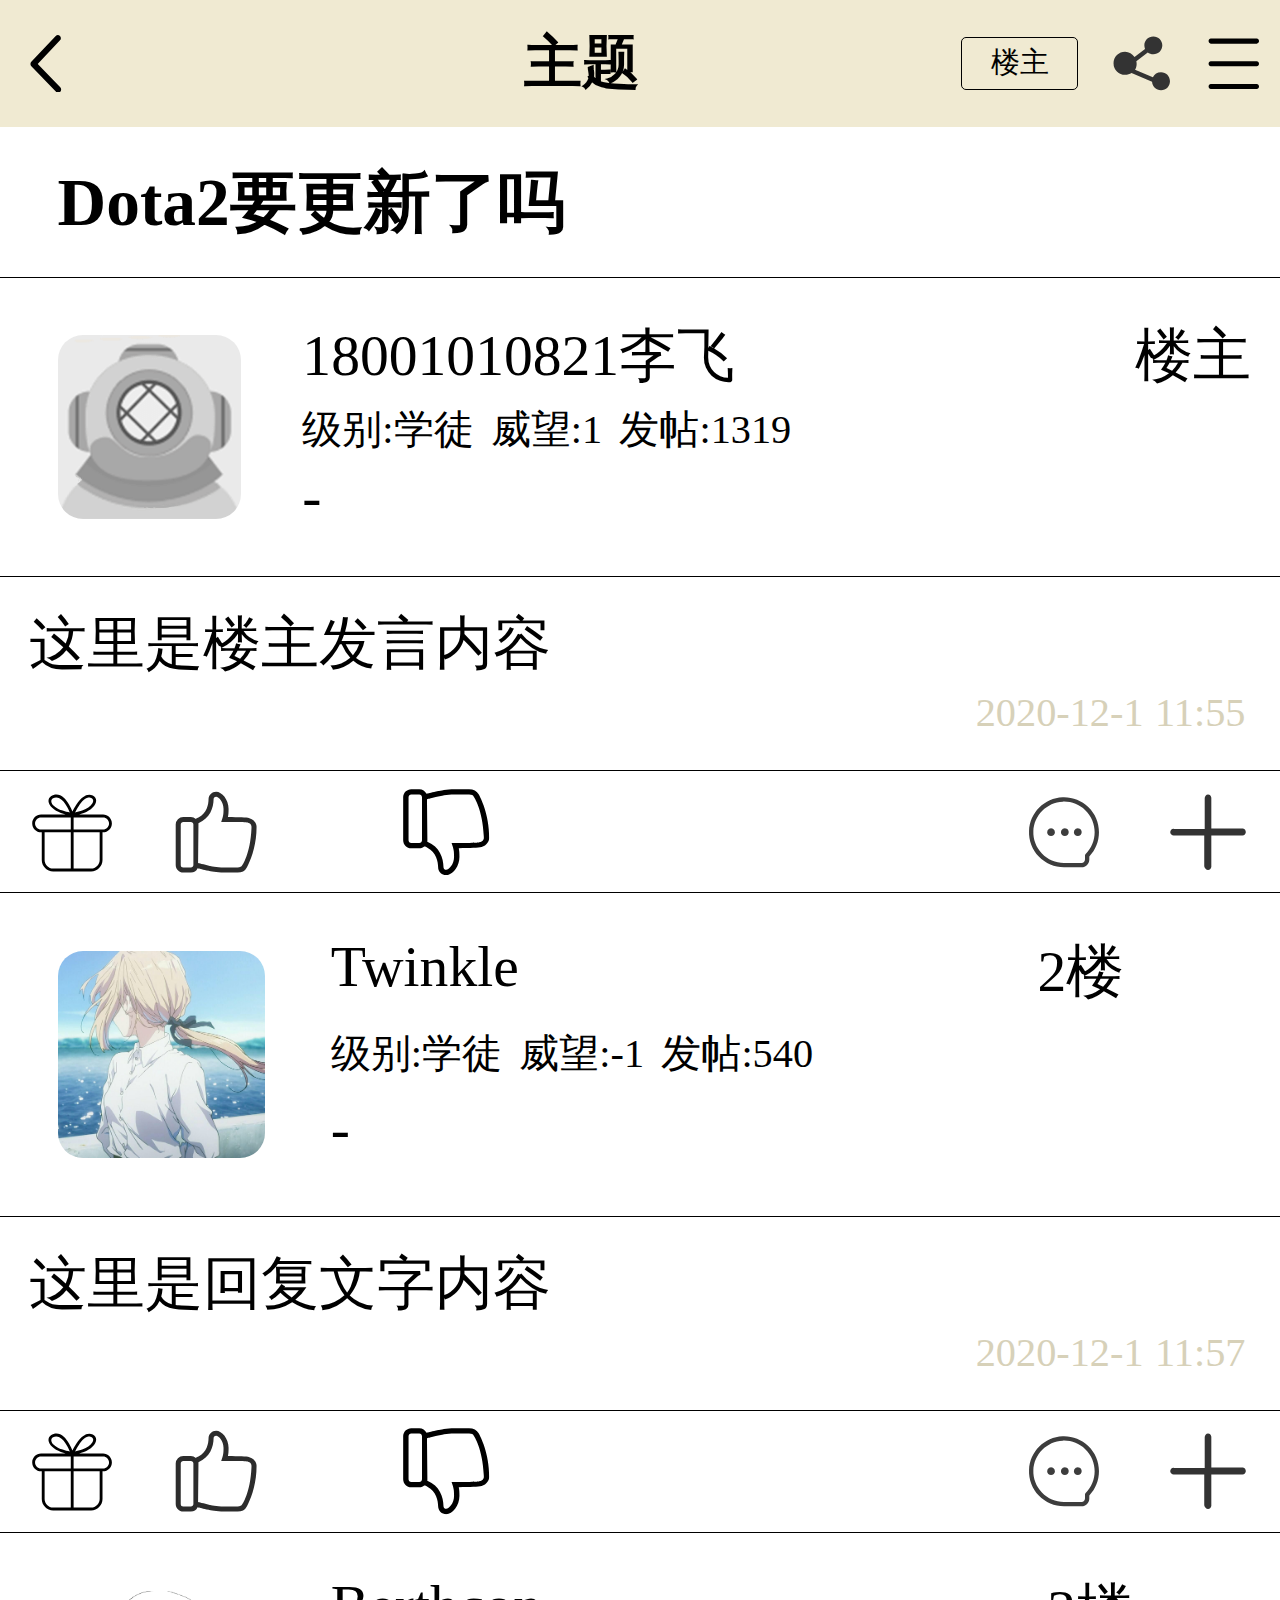
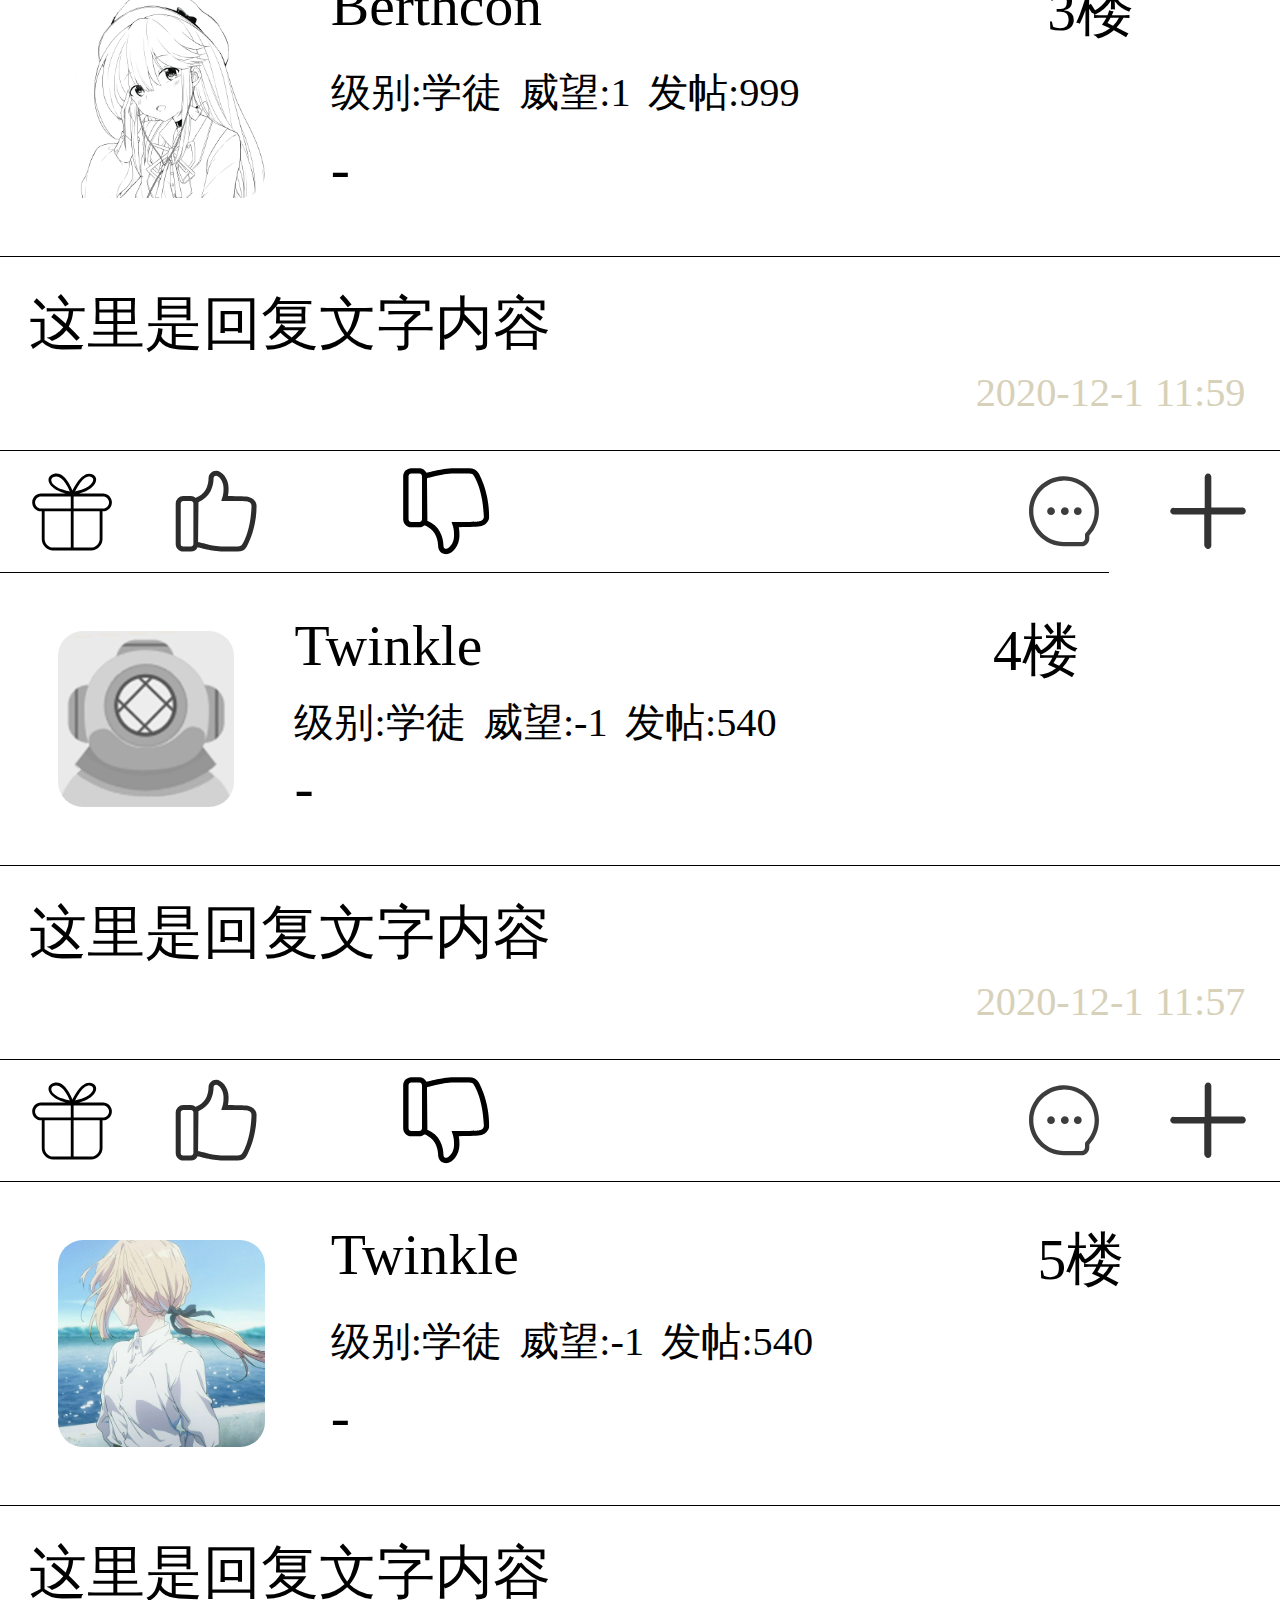
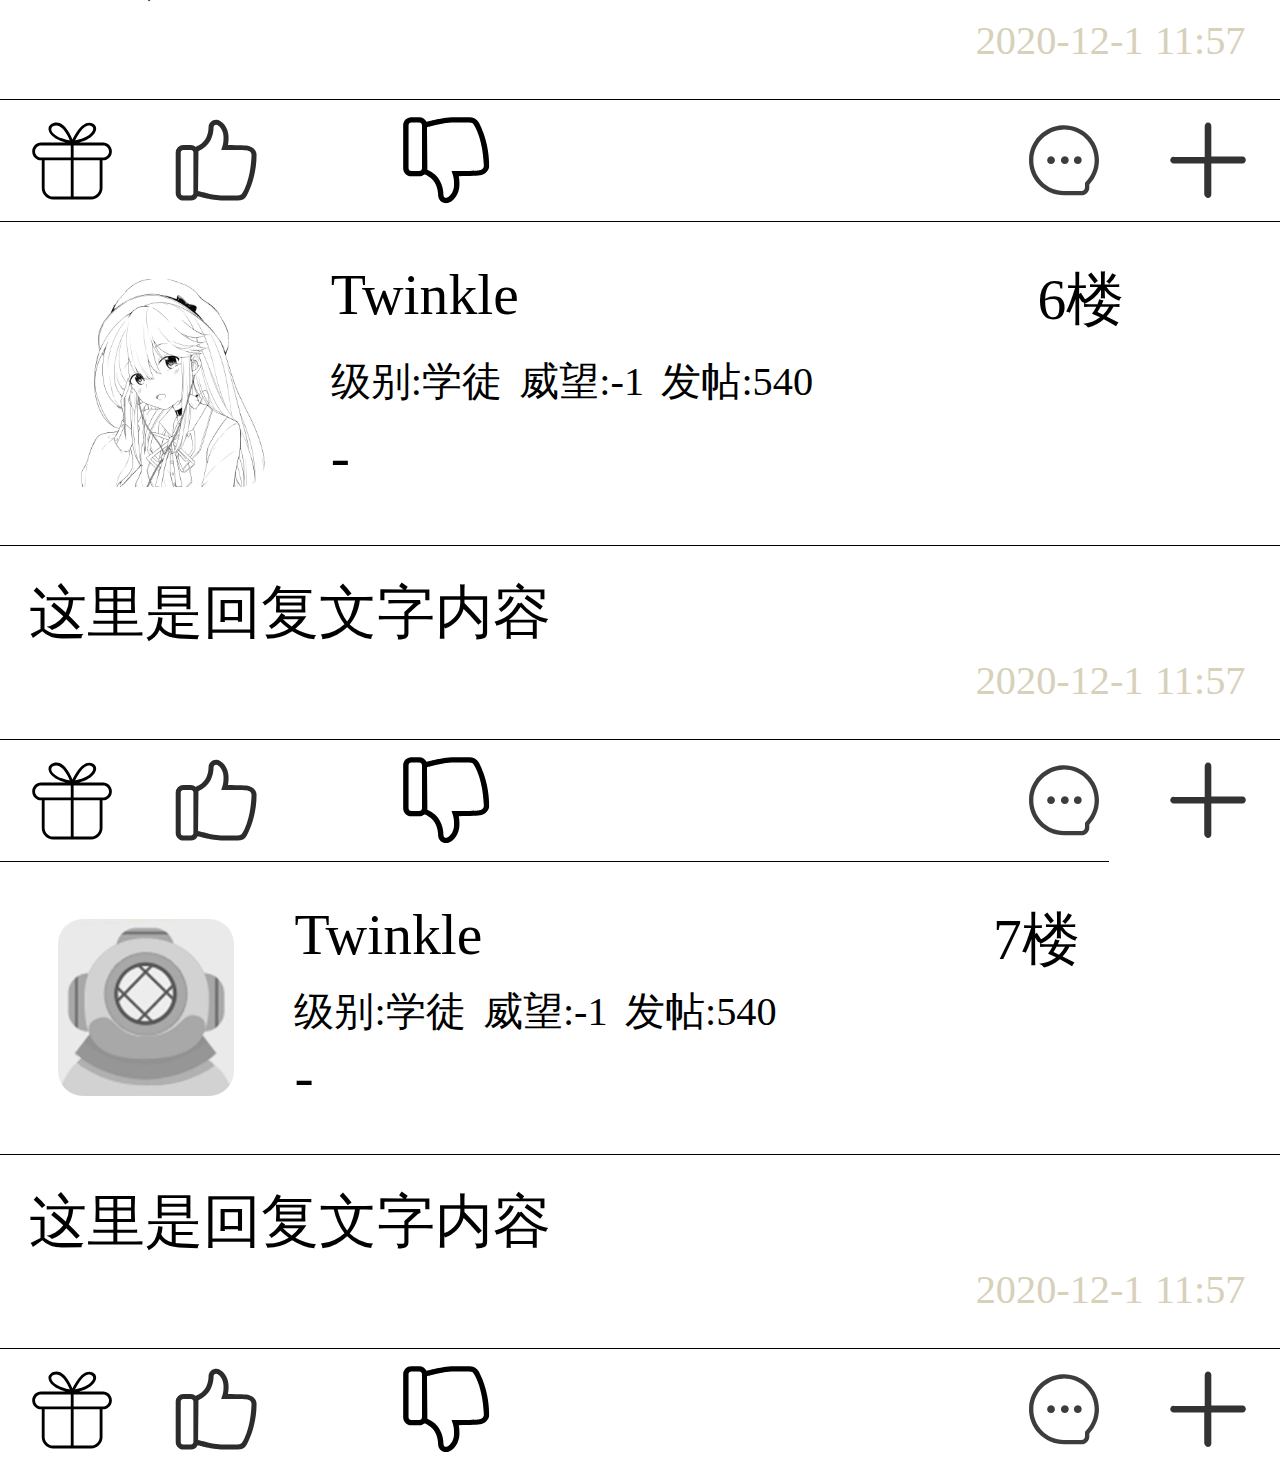
<file: tiezi.html>
<!DOCTYPE html>
<html lang="en">
  <head>
    <meta charset="UTF-8" />
    <meta
      name="viewport"
      content="width=device-width, initial-scale=1.0, maximum-scale=1.0, user-scalable=0"
    />
    <title>tiezi</title>
    <link rel="stylesheet" href="./css/css.css" />
    <link rel="stylesheet" href="./css/iconfont.css" />
    <link rel="stylesheet" href="./css/tiezi.css" />
  </head>

  <body>
    <header id="header">
      <div class="head1">
        <a href="./zhuti.html">
          <svg class="icon" aria-hidden="true">
            <use xlink:href="#icon-fanhui"></use>
          </svg>
        </a>
        <h2>主题</h2>
      </div>
      <div class="head2">
        <p>楼主</p>
        <svg class="icon" aria-hidden="true">
          <use xlink:href="#icon-fenxiang"></use>
        </svg>
        <svg class="icon" aria-hidden="true">
          <use xlink:href="#icon-liebiao"></use>
        </svg>
      </div>
    </header>
    <div class="zhuti">
      <h3>Dota2要更新了吗</h3>
    </div>
    <ul class="zhutiul"></ul>
    <div id="loading">
      <p>加载中...</p>
    </div>

    <script src="./js/iconfont.js"></script>
    <script src="./js/tiezi.js"></script>
  </body>
</html>
</file>
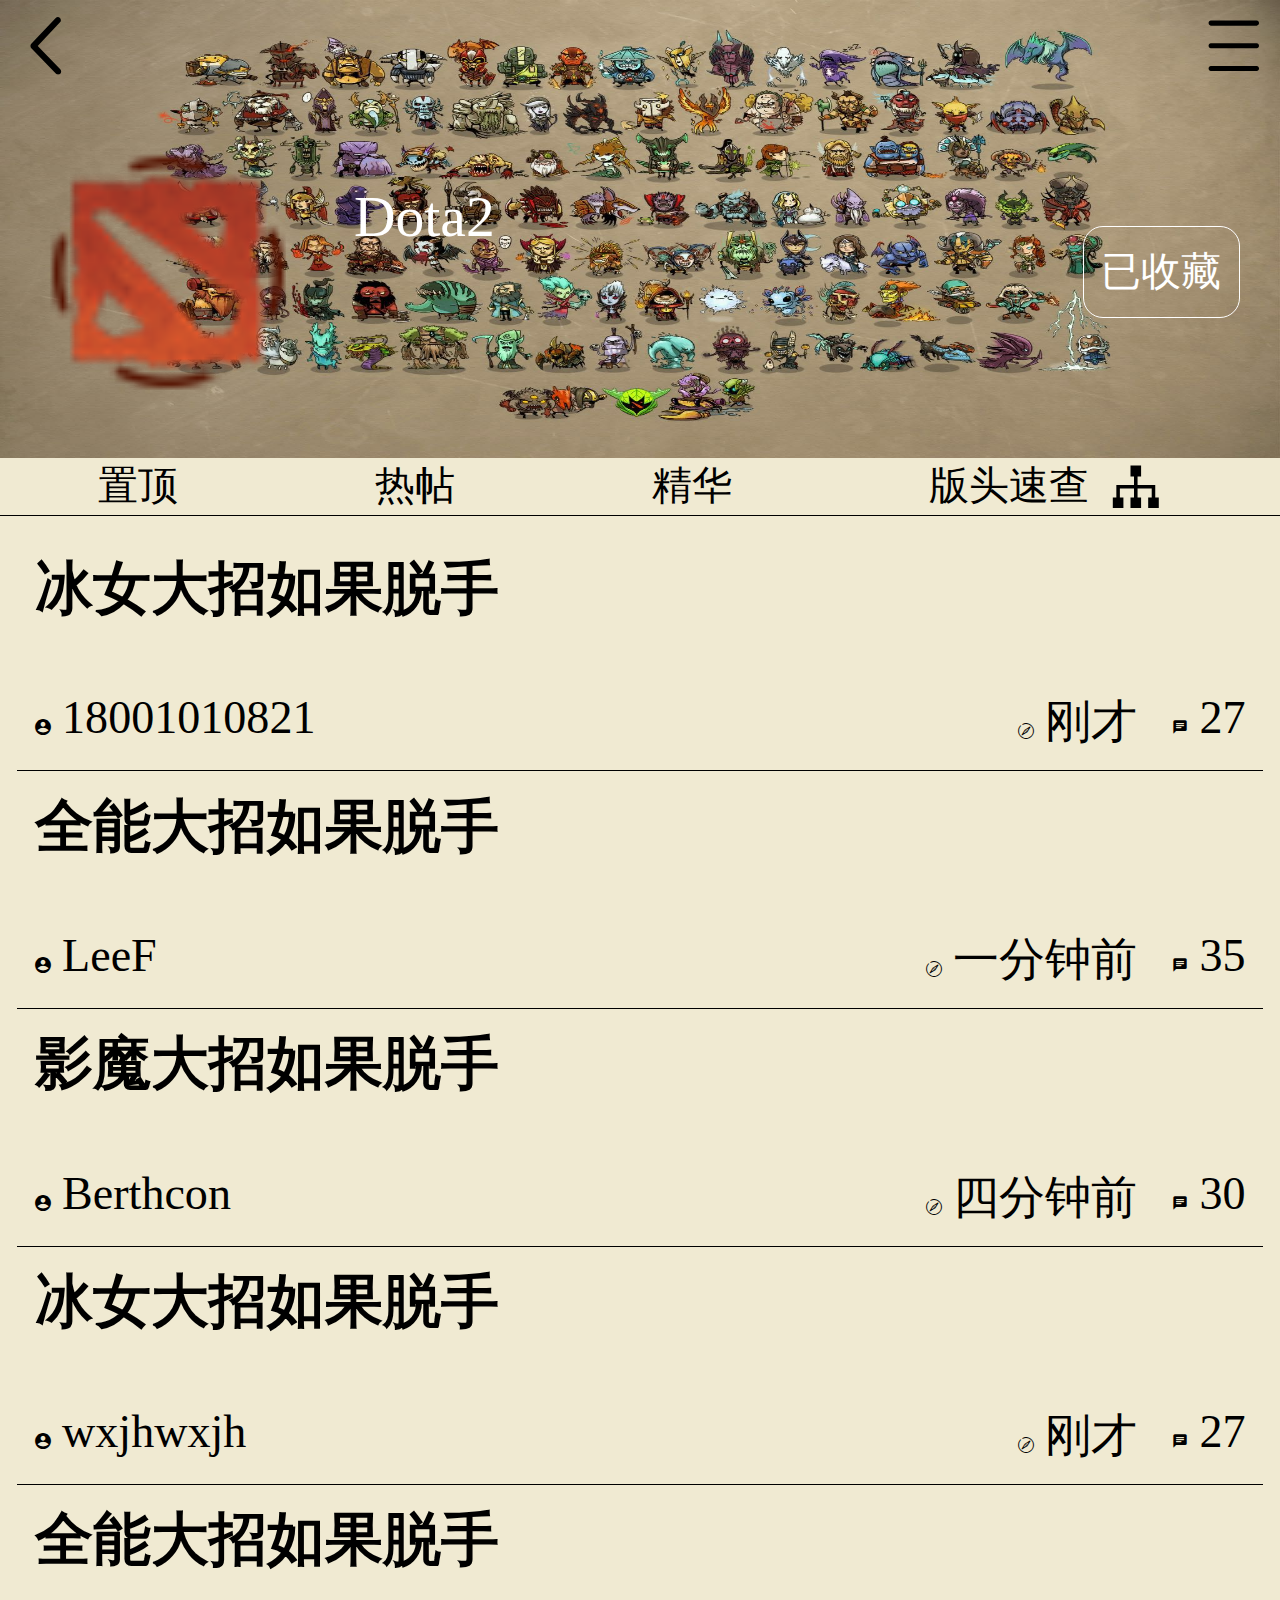
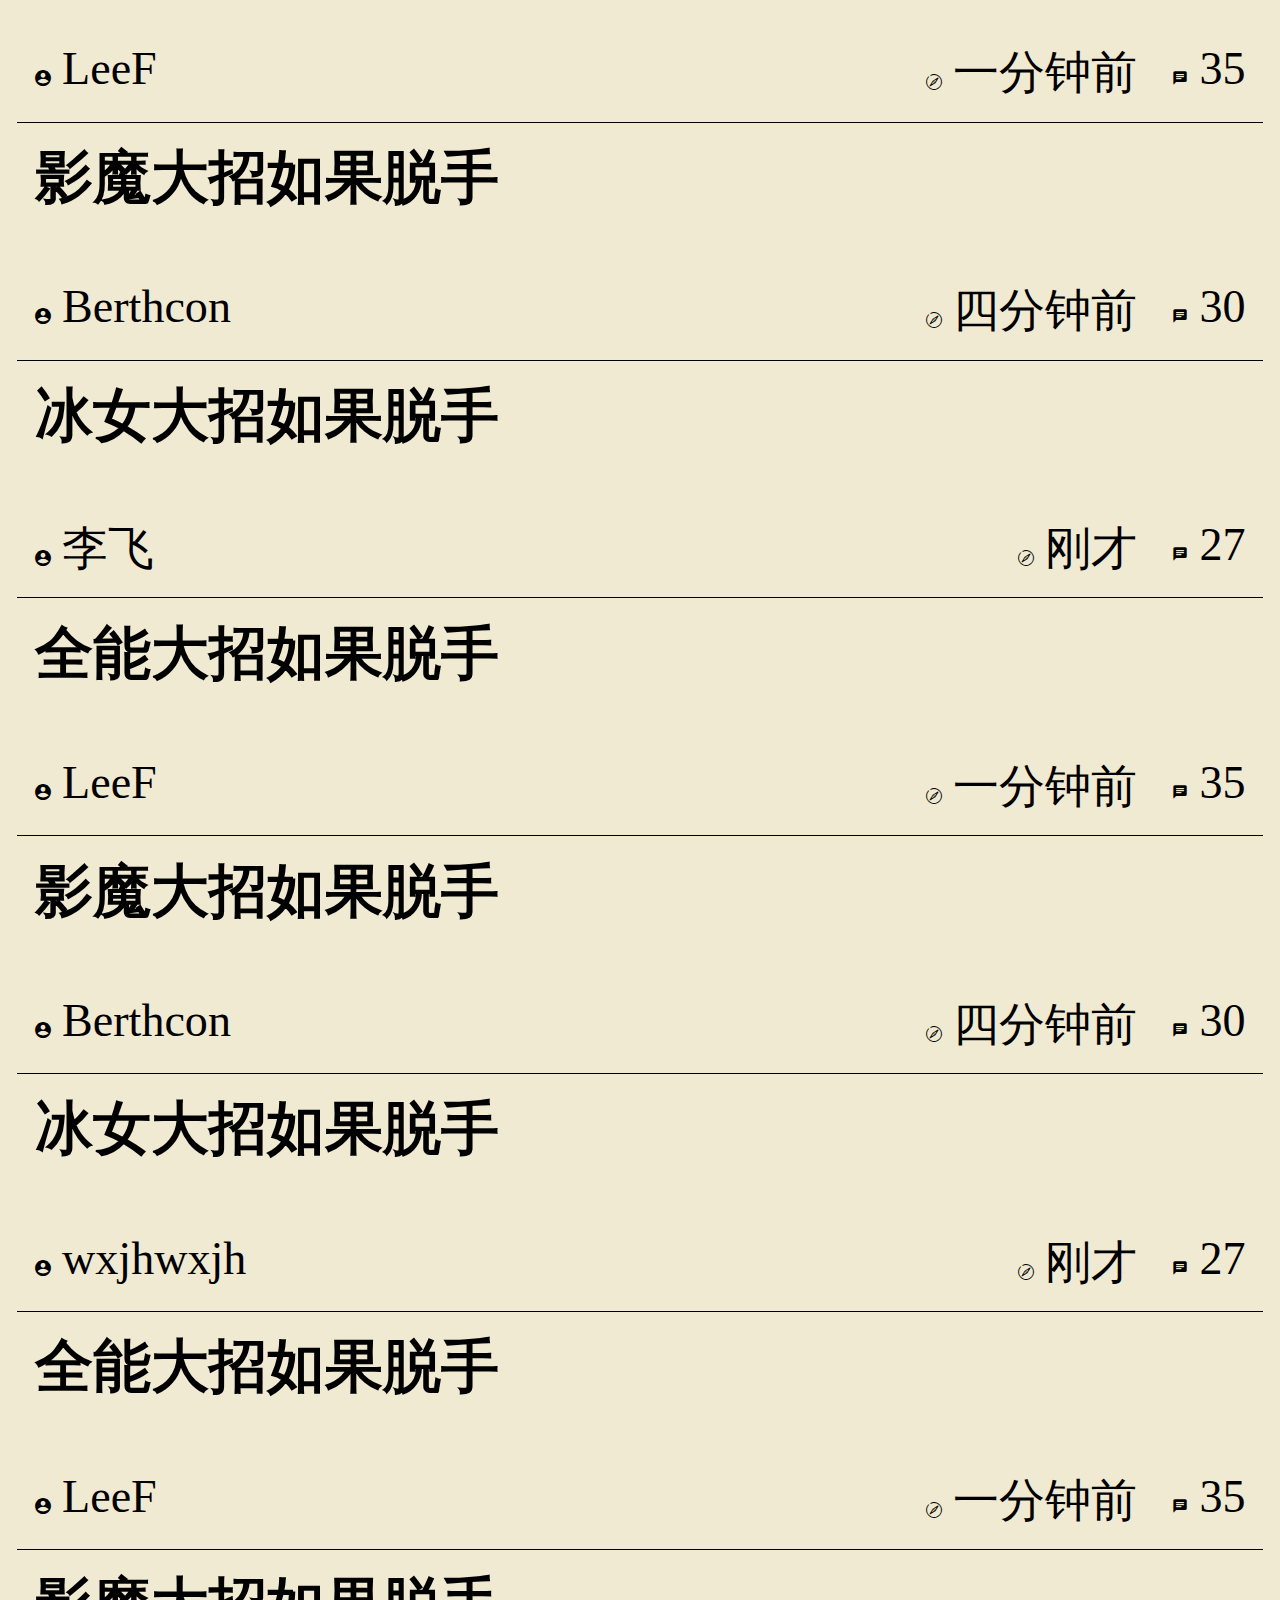
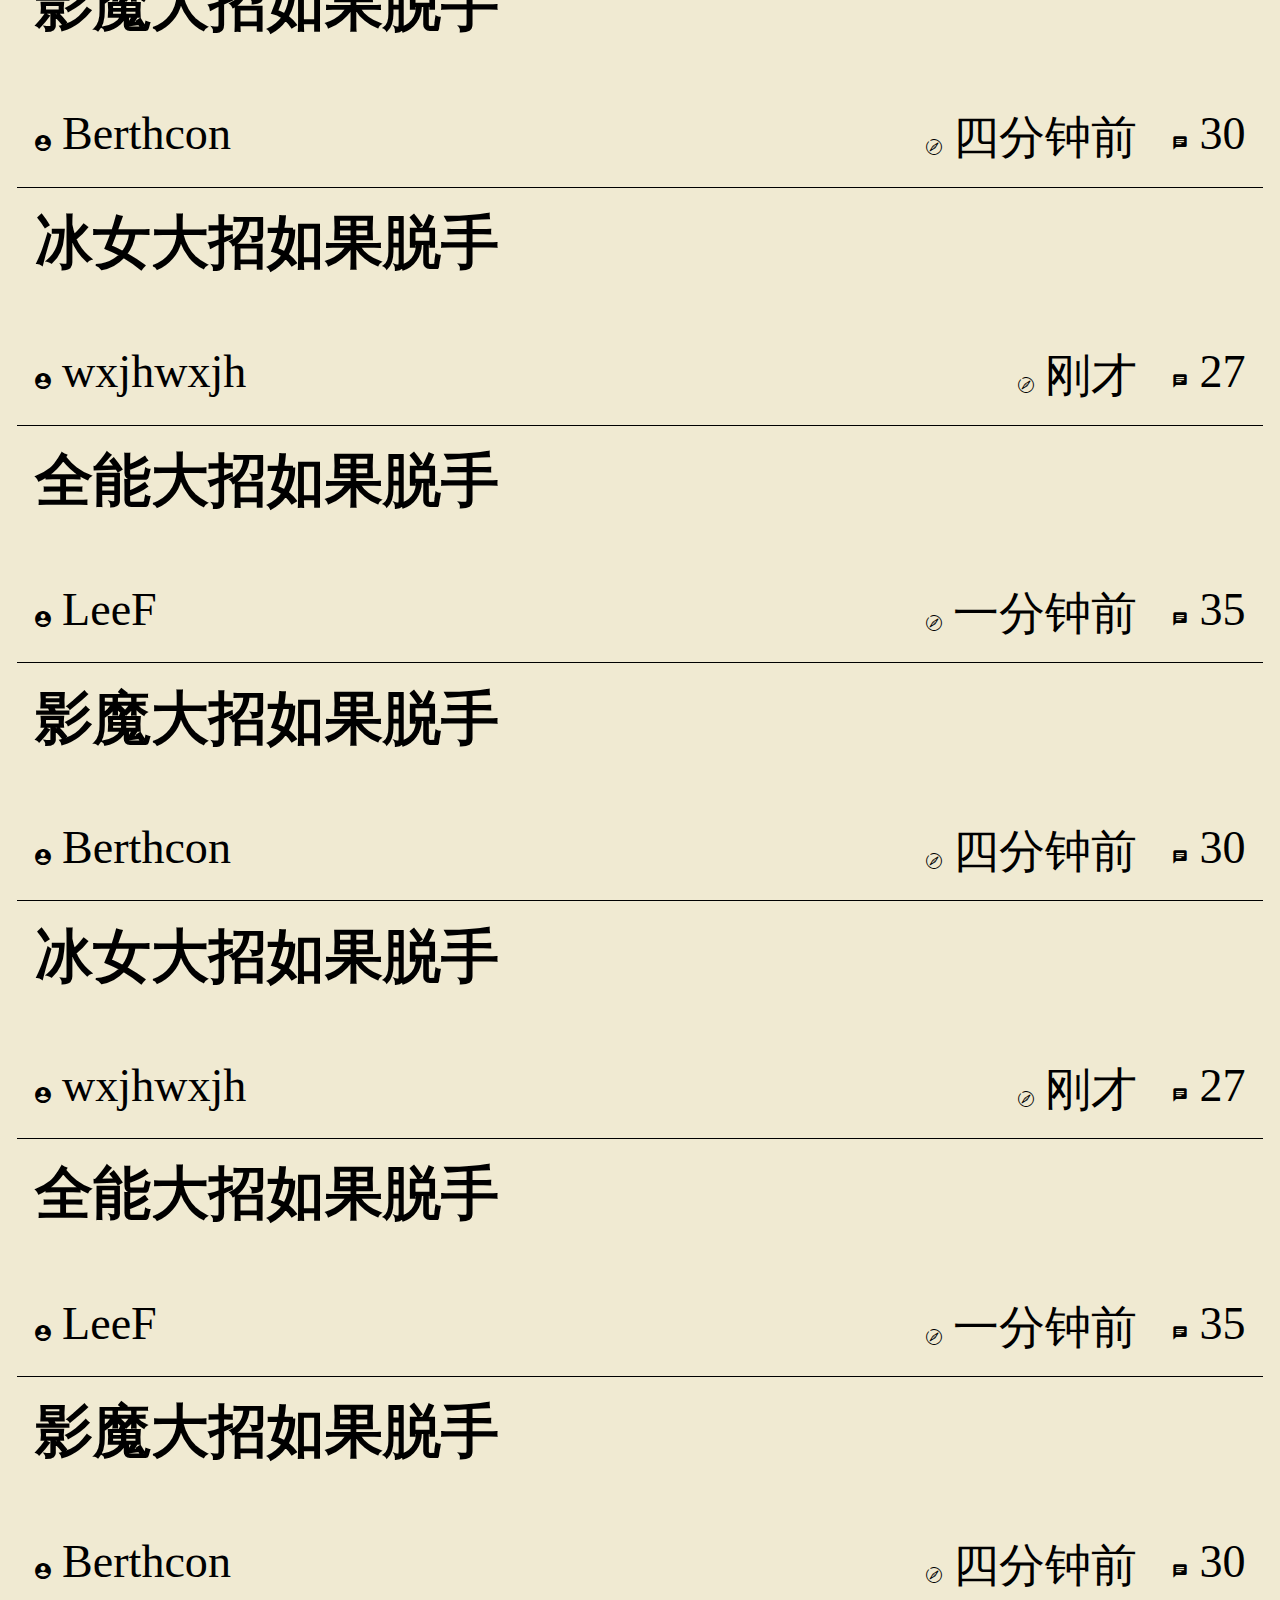
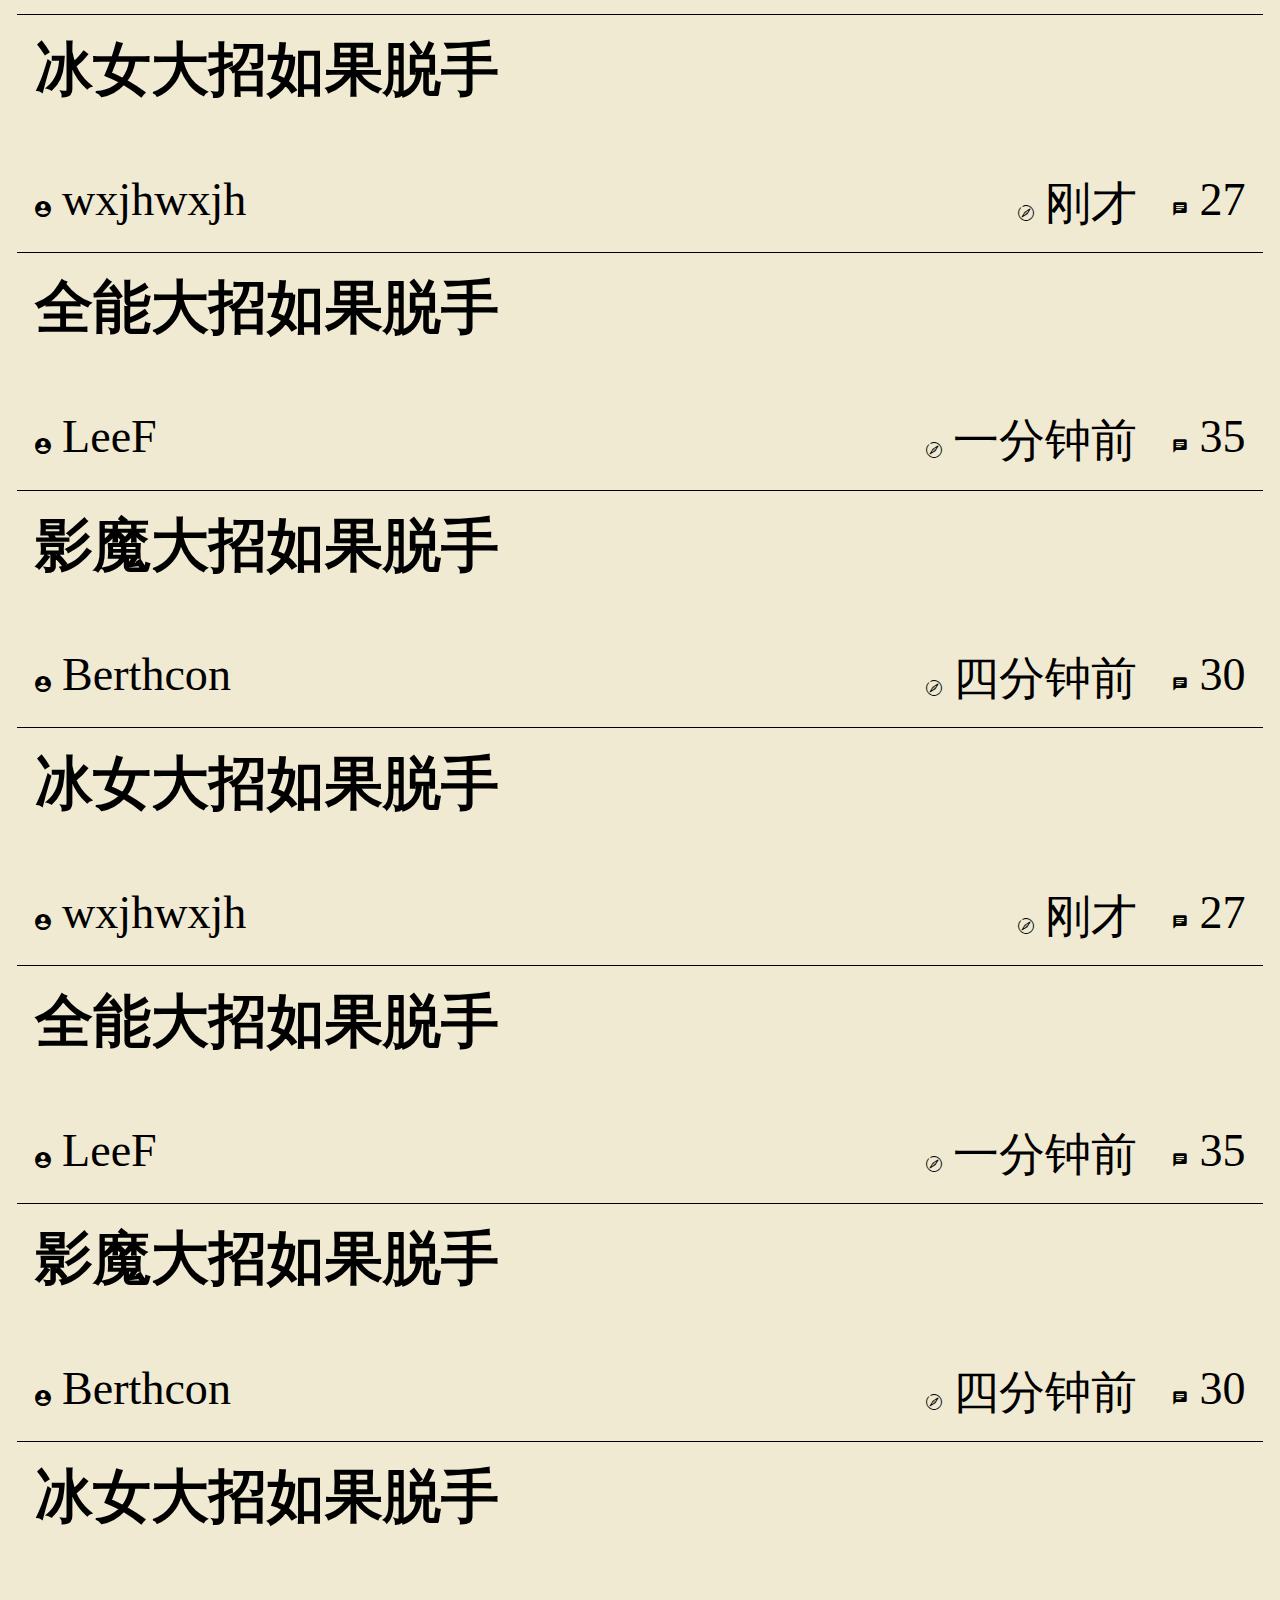
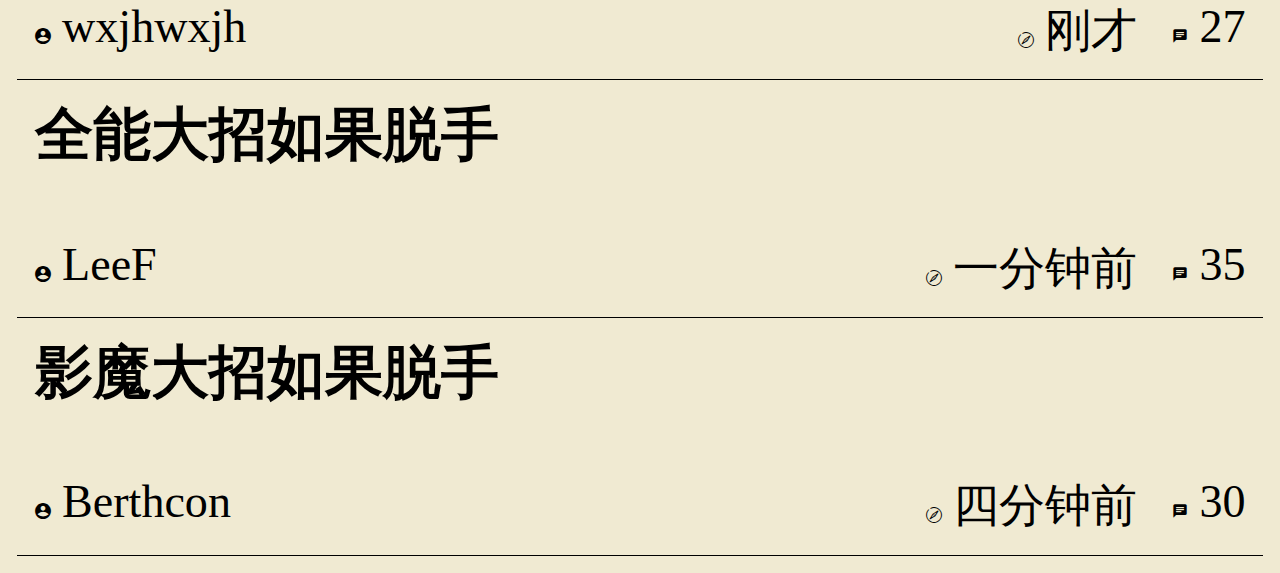
<file: zhuti.html>
<!DOCTYPE html>
<html lang="en">
  <head>
    <meta charset="UTF-8" />
    <meta
      name="viewport"
      content="width=device-width, initial-scale=1.0, maximum-scale=1.0, user-scalable=0"
    />
    <title>zhuti</title>
    <link rel="stylesheet" href="./css/css.css" />
    <link rel="stylesheet" href="./css/iconfont.css" />
    <link rel="stylesheet" href="./css/zhuti.css" />
  </head>

  <body>
    <header id="header1">
      <div class="head1">
        <a href="./index.html">
          <svg class="icon" aria-hidden="true">
            <use xlink:href="#icon-fanhui"></use>
          </svg>
        </a>
        <p>DOTA2</p>
        <div class="shoucang">
          <svg class="icon" aria-hidden="true">
            <use xlink:href="#icon-shoucang1"></use>
          </svg>
          <svg class="icon" aria-hidden="true">
            <use xlink:href="#icon-liebiao"></use>
          </svg>
        </div>
      </div>
      <div class="headDota2">
        <div class="headimg">
          <img src="./img/DOTA2.png" />
          <p>Dota2</p>
        </div>
        <p>已收藏</p>
      </div>
    </header>
    <div id="nav">
      <p>置顶</p>
      <p>热帖</p>
      <p>精华</p>
      <div class="bantou">
        <p>版头速查</p>
        <svg class="icon" aria-hidden="true">
          <use xlink:href="#icon-jiedian"></use>
        </svg>
      </div>
    </div>
    <ul class="Dotaul"></ul>
    <script src="./js/iconfont.js"></script>
    <script src="./js/zhuti.js"></script>
  </body>
</html>
</file>
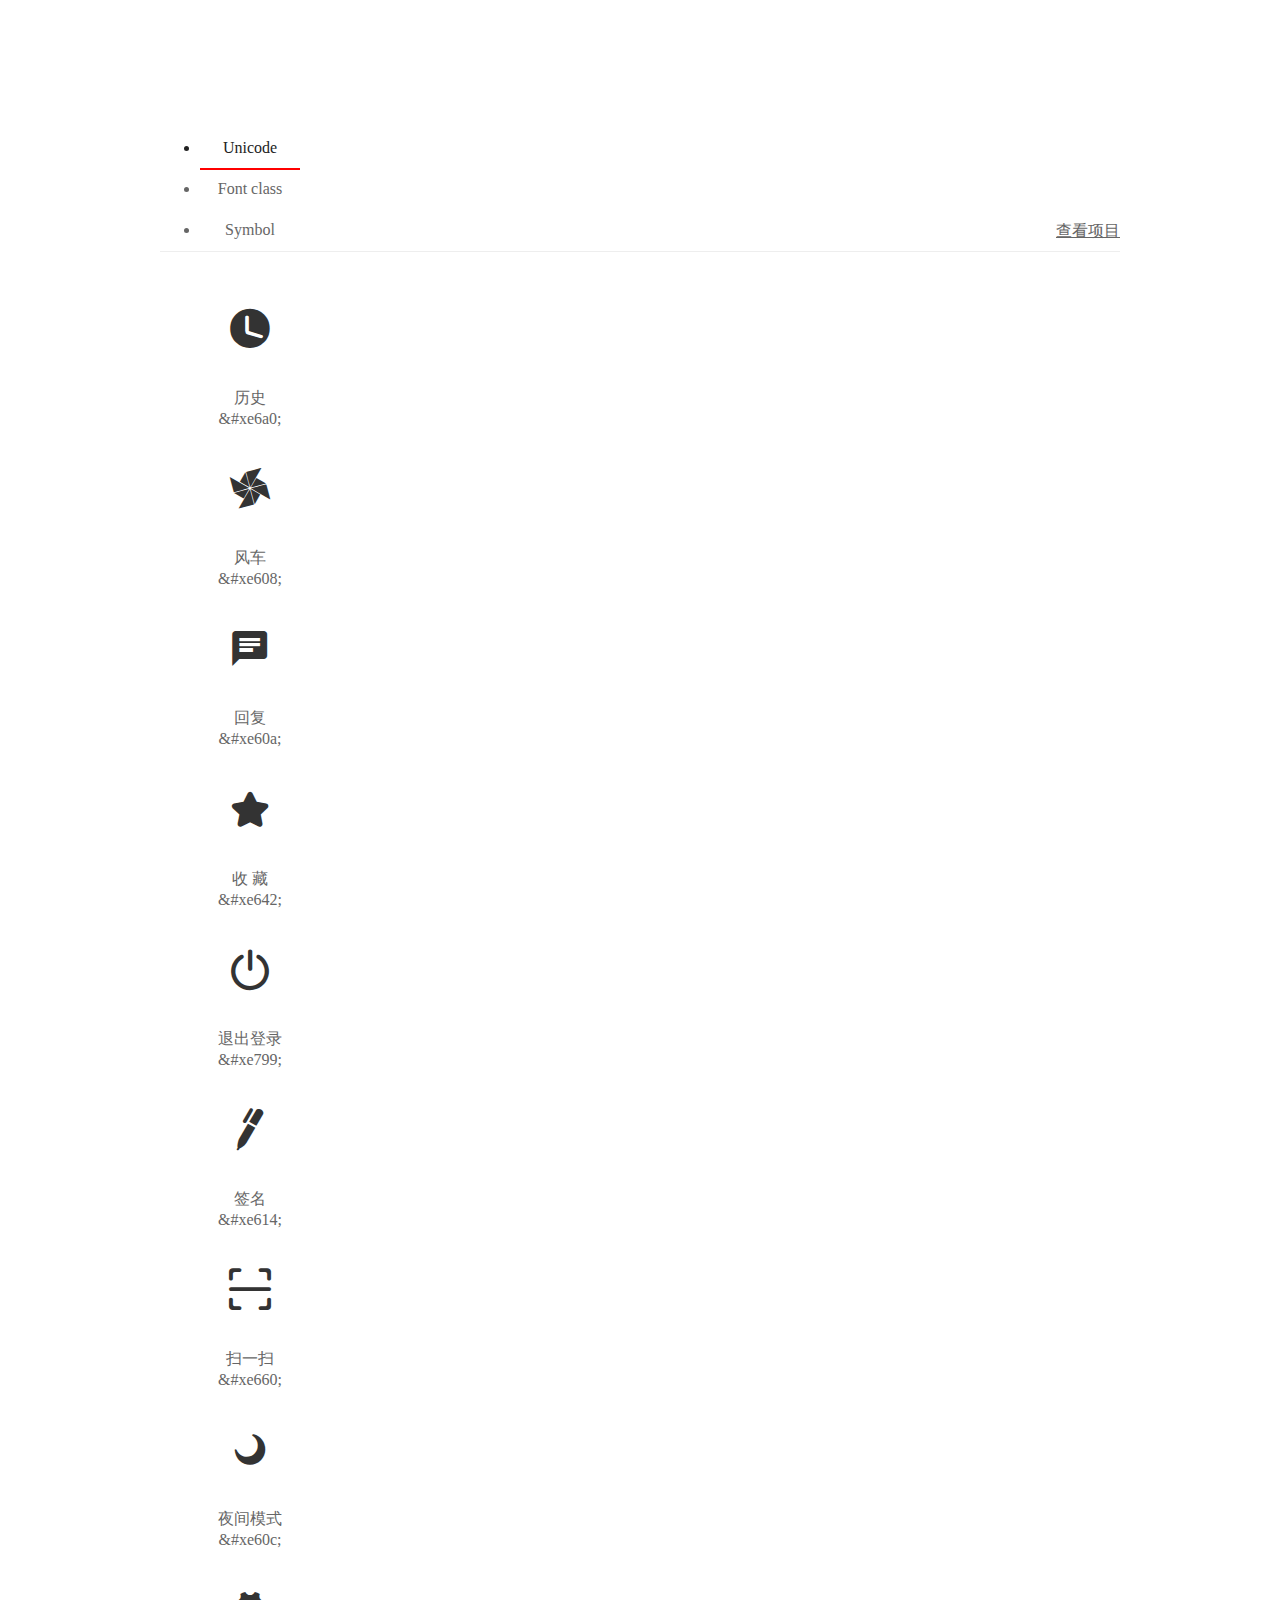
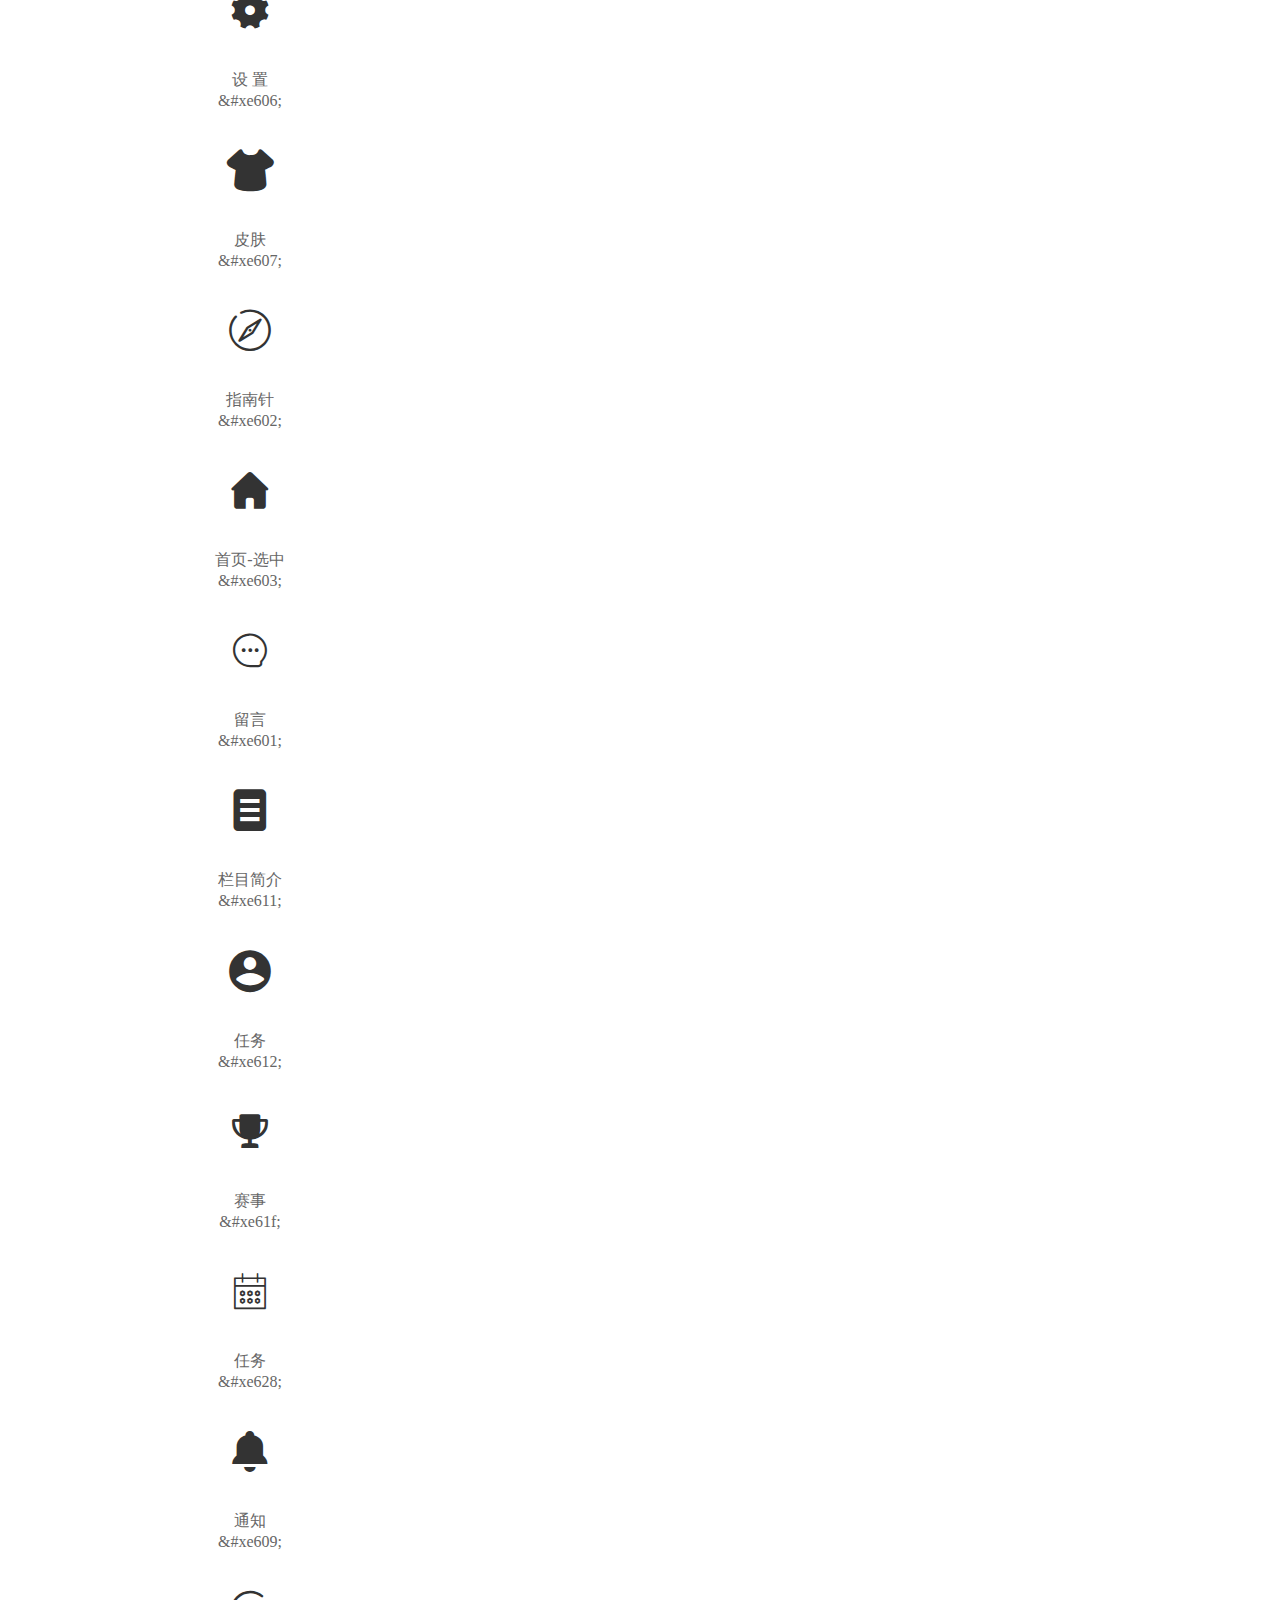
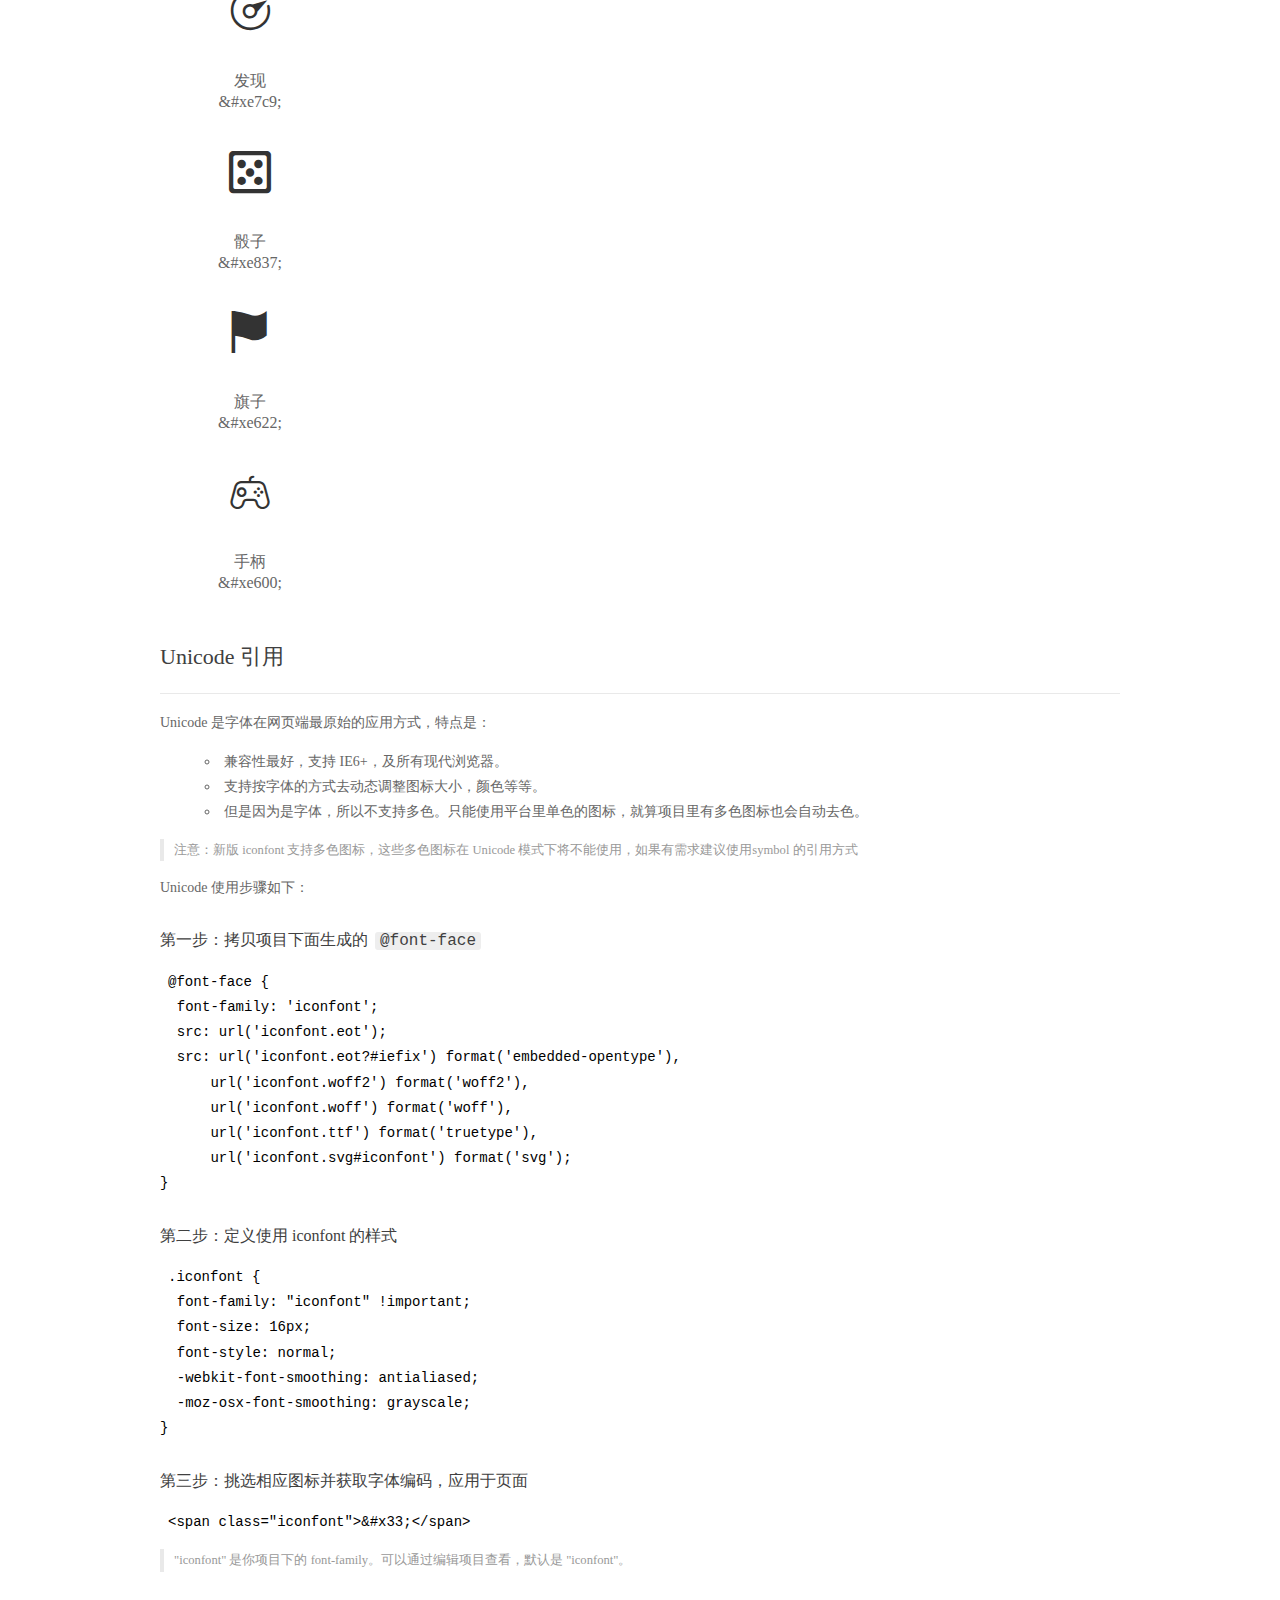
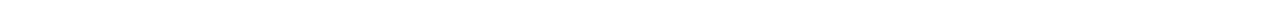
<file: font/demo_index.html>
<!DOCTYPE html>
<html>
<head>
  <meta charset="utf-8"/>
  <title>IconFont Demo</title>
  <link rel="shortcut icon" href="https://img.alicdn.com/tps/i4/TB1_oz6GVXXXXaFXpXXJDFnIXXX-64-64.ico" type="image/x-icon"/>
  <link rel="stylesheet" href="https://g.alicdn.com/thx/cube/1.3.2/cube.min.css">
  <link rel="stylesheet" href="demo.css">
  <link rel="stylesheet" href="iconfont.css">
  <script src="iconfont.js"></script>
  <!-- jQuery -->
  <script src="https://a1.alicdn.com/oss/uploads/2018/12/26/7bfddb60-08e8-11e9-9b04-53e73bb6408b.js"></script>
  <!-- 代码高亮 -->
  <script src="https://a1.alicdn.com/oss/uploads/2018/12/26/a3f714d0-08e6-11e9-8a15-ebf944d7534c.js"></script>
</head>
<body>
  <div class="main">
    <h1 class="logo"><a href="https://www.iconfont.cn/" title="iconfont 首页" target="_blank">&#xe86b;</a></h1>
    <div class="nav-tabs">
      <ul id="tabs" class="dib-box">
        <li class="dib active"><span>Unicode</span></li>
        <li class="dib"><span>Font class</span></li>
        <li class="dib"><span>Symbol</span></li>
      </ul>
      
      <a href="https://www.iconfont.cn/manage/index?manage_type=myprojects&projectId=2247873" target="_blank" class="nav-more">查看项目</a>
      
    </div>
    <div class="tab-container">
      <div class="content unicode" style="display: block;">
          <ul class="icon_lists dib-box">
          
            <li class="dib">
              <span class="icon iconfont">&#xe6a0;</span>
                <div class="name">历史</div>
                <div class="code-name">&amp;#xe6a0;</div>
              </li>
          
            <li class="dib">
              <span class="icon iconfont">&#xe608;</span>
                <div class="name">风车</div>
                <div class="code-name">&amp;#xe608;</div>
              </li>
          
            <li class="dib">
              <span class="icon iconfont">&#xe60a;</span>
                <div class="name">回复</div>
                <div class="code-name">&amp;#xe60a;</div>
              </li>
          
            <li class="dib">
              <span class="icon iconfont">&#xe642;</span>
                <div class="name">收 藏</div>
                <div class="code-name">&amp;#xe642;</div>
              </li>
          
            <li class="dib">
              <span class="icon iconfont">&#xe799;</span>
                <div class="name">退出登录</div>
                <div class="code-name">&amp;#xe799;</div>
              </li>
          
            <li class="dib">
              <span class="icon iconfont">&#xe614;</span>
                <div class="name">签名</div>
                <div class="code-name">&amp;#xe614;</div>
              </li>
          
            <li class="dib">
              <span class="icon iconfont">&#xe660;</span>
                <div class="name">扫一扫</div>
                <div class="code-name">&amp;#xe660;</div>
              </li>
          
            <li class="dib">
              <span class="icon iconfont">&#xe60c;</span>
                <div class="name">夜间模式</div>
                <div class="code-name">&amp;#xe60c;</div>
              </li>
          
            <li class="dib">
              <span class="icon iconfont">&#xe606;</span>
                <div class="name">设 置</div>
                <div class="code-name">&amp;#xe606;</div>
              </li>
          
            <li class="dib">
              <span class="icon iconfont">&#xe607;</span>
                <div class="name">皮肤</div>
                <div class="code-name">&amp;#xe607;</div>
              </li>
          
            <li class="dib">
              <span class="icon iconfont">&#xe602;</span>
                <div class="name">指南针</div>
                <div class="code-name">&amp;#xe602;</div>
              </li>
          
            <li class="dib">
              <span class="icon iconfont">&#xe603;</span>
                <div class="name">首页-选中</div>
                <div class="code-name">&amp;#xe603;</div>
              </li>
          
            <li class="dib">
              <span class="icon iconfont">&#xe601;</span>
                <div class="name">留言</div>
                <div class="code-name">&amp;#xe601;</div>
              </li>
          
            <li class="dib">
              <span class="icon iconfont">&#xe611;</span>
                <div class="name">栏目简介</div>
                <div class="code-name">&amp;#xe611;</div>
              </li>
          
            <li class="dib">
              <span class="icon iconfont">&#xe612;</span>
                <div class="name">任务</div>
                <div class="code-name">&amp;#xe612;</div>
              </li>
          
            <li class="dib">
              <span class="icon iconfont">&#xe61f;</span>
                <div class="name">赛事</div>
                <div class="code-name">&amp;#xe61f;</div>
              </li>
          
            <li class="dib">
              <span class="icon iconfont">&#xe628;</span>
                <div class="name">任务</div>
                <div class="code-name">&amp;#xe628;</div>
              </li>
          
            <li class="dib">
              <span class="icon iconfont">&#xe609;</span>
                <div class="name">通知</div>
                <div class="code-name">&amp;#xe609;</div>
              </li>
          
            <li class="dib">
              <span class="icon iconfont">&#xe7c9;</span>
                <div class="name">发现</div>
                <div class="code-name">&amp;#xe7c9;</div>
              </li>
          
            <li class="dib">
              <span class="icon iconfont">&#xe837;</span>
                <div class="name">骰子</div>
                <div class="code-name">&amp;#xe837;</div>
              </li>
          
            <li class="dib">
              <span class="icon iconfont">&#xe622;</span>
                <div class="name">旗子</div>
                <div class="code-name">&amp;#xe622;</div>
              </li>
          
            <li class="dib">
              <span class="icon iconfont">&#xe600;</span>
                <div class="name">手柄</div>
                <div class="code-name">&amp;#xe600;</div>
              </li>
          
          </ul>
          <div class="article markdown">
          <h2 id="unicode-">Unicode 引用</h2>
          <hr>

          <p>Unicode 是字体在网页端最原始的应用方式，特点是：</p>
          <ul>
            <li>兼容性最好，支持 IE6+，及所有现代浏览器。</li>
            <li>支持按字体的方式去动态调整图标大小，颜色等等。</li>
            <li>但是因为是字体，所以不支持多色。只能使用平台里单色的图标，就算项目里有多色图标也会自动去色。</li>
          </ul>
          <blockquote>
            <p>注意：新版 iconfont 支持多色图标，这些多色图标在 Unicode 模式下将不能使用，如果有需求建议使用symbol 的引用方式</p>
          </blockquote>
          <p>Unicode 使用步骤如下：</p>
          <h3 id="-font-face">第一步：拷贝项目下面生成的 <code>@font-face</code></h3>
<pre><code class="language-css"
>@font-face {
  font-family: 'iconfont';
  src: url('iconfont.eot');
  src: url('iconfont.eot?#iefix') format('embedded-opentype'),
      url('iconfont.woff2') format('woff2'),
      url('iconfont.woff') format('woff'),
      url('iconfont.ttf') format('truetype'),
      url('iconfont.svg#iconfont') format('svg');
}
</code></pre>
          <h3 id="-iconfont-">第二步：定义使用 iconfont 的样式</h3>
<pre><code class="language-css"
>.iconfont {
  font-family: "iconfont" !important;
  font-size: 16px;
  font-style: normal;
  -webkit-font-smoothing: antialiased;
  -moz-osx-font-smoothing: grayscale;
}
</code></pre>
          <h3 id="-">第三步：挑选相应图标并获取字体编码，应用于页面</h3>
<pre>
<code class="language-html"
>&lt;span class="iconfont"&gt;&amp;#x33;&lt;/span&gt;
</code></pre>
          <blockquote>
            <p>"iconfont" 是你项目下的 font-family。可以通过编辑项目查看，默认是 "iconfont"。</p>
          </blockquote>
          </div>
      </div>
      <div class="content font-class">
        <ul class="icon_lists dib-box">
          
          <li class="dib">
            <span class="icon iconfont icon-lishi"></span>
            <div class="name">
              历史
            </div>
            <div class="code-name">.icon-lishi
            </div>
          </li>
          
          <li class="dib">
            <span class="icon iconfont icon-3"></span>
            <div class="name">
              风车
            </div>
            <div class="code-name">.icon-3
            </div>
          </li>
          
          <li class="dib">
            <span class="icon iconfont icon-huifu"></span>
            <div class="name">
              回复
            </div>
            <div class="code-name">.icon-huifu
            </div>
          </li>
          
          <li class="dib">
            <span class="icon iconfont icon-shoucang1"></span>
            <div class="name">
              收 藏
            </div>
            <div class="code-name">.icon-shoucang1
            </div>
          </li>
          
          <li class="dib">
            <span class="icon iconfont icon-tuichudenglu"></span>
            <div class="name">
              退出登录
            </div>
            <div class="code-name">.icon-tuichudenglu
            </div>
          </li>
          
          <li class="dib">
            <span class="icon iconfont icon-qianming"></span>
            <div class="name">
              签名
            </div>
            <div class="code-name">.icon-qianming
            </div>
          </li>
          
          <li class="dib">
            <span class="icon iconfont icon-saoma"></span>
            <div class="name">
              扫一扫
            </div>
            <div class="code-name">.icon-saoma
            </div>
          </li>
          
          <li class="dib">
            <span class="icon iconfont icon-yejianmoshi"></span>
            <div class="name">
              夜间模式
            </div>
            <div class="code-name">.icon-yejianmoshi
            </div>
          </li>
          
          <li class="dib">
            <span class="icon iconfont icon-shezhi"></span>
            <div class="name">
              设 置
            </div>
            <div class="code-name">.icon-shezhi
            </div>
          </li>
          
          <li class="dib">
            <span class="icon iconfont icon-pifu"></span>
            <div class="name">
              皮肤
            </div>
            <div class="code-name">.icon-pifu
            </div>
          </li>
          
          <li class="dib">
            <span class="icon iconfont icon-zhinanzhen"></span>
            <div class="name">
              指南针
            </div>
            <div class="code-name">.icon-zhinanzhen
            </div>
          </li>
          
          <li class="dib">
            <span class="icon iconfont icon-index"></span>
            <div class="name">
              首页-选中
            </div>
            <div class="code-name">.icon-index
            </div>
          </li>
          
          <li class="dib">
            <span class="icon iconfont icon-liuyan"></span>
            <div class="name">
              留言
            </div>
            <div class="code-name">.icon-liuyan
            </div>
          </li>
          
          <li class="dib">
            <span class="icon iconfont icon-iconfontanlishangjia05"></span>
            <div class="name">
              栏目简介
            </div>
            <div class="code-name">.icon-iconfontanlishangjia05
            </div>
          </li>
          
          <li class="dib">
            <span class="icon iconfont icon-renwu"></span>
            <div class="name">
              任务
            </div>
            <div class="code-name">.icon-renwu
            </div>
          </li>
          
          <li class="dib">
            <span class="icon iconfont icon-saishi"></span>
            <div class="name">
              赛事
            </div>
            <div class="code-name">.icon-saishi
            </div>
          </li>
          
          <li class="dib">
            <span class="icon iconfont icon-renwu1"></span>
            <div class="name">
              任务
            </div>
            <div class="code-name">.icon-renwu1
            </div>
          </li>
          
          <li class="dib">
            <span class="icon iconfont icon-tongzhi"></span>
            <div class="name">
              通知
            </div>
            <div class="code-name">.icon-tongzhi
            </div>
          </li>
          
          <li class="dib">
            <span class="icon iconfont icon-faxian"></span>
            <div class="name">
              发现
            </div>
            <div class="code-name">.icon-faxian
            </div>
          </li>
          
          <li class="dib">
            <span class="icon iconfont icon-dice"></span>
            <div class="name">
              骰子
            </div>
            <div class="code-name">.icon-dice
            </div>
          </li>
          
          <li class="dib">
            <span class="icon iconfont icon-qizi"></span>
            <div class="name">
              旗子
            </div>
            <div class="code-name">.icon-qizi
            </div>
          </li>
          
          <li class="dib">
            <span class="icon iconfont icon-shoubing"></span>
            <div class="name">
              手柄
            </div>
            <div class="code-name">.icon-shoubing
            </div>
          </li>
          
        </ul>
        <div class="article markdown">
        <h2 id="font-class-">font-class 引用</h2>
        <hr>

        <p>font-class 是 Unicode 使用方式的一种变种，主要是解决 Unicode 书写不直观，语意不明确的问题。</p>
        <p>与 Unicode 使用方式相比，具有如下特点：</p>
        <ul>
          <li>兼容性良好，支持 IE8+，及所有现代浏览器。</li>
          <li>相比于 Unicode 语意明确，书写更直观。可以很容易分辨这个 icon 是什么。</li>
          <li>因为使用 class 来定义图标，所以当要替换图标时，只需要修改 class 里面的 Unicode 引用。</li>
          <li>不过因为本质上还是使用的字体，所以多色图标还是不支持的。</li>
        </ul>
        <p>使用步骤如下：</p>
        <h3 id="-fontclass-">第一步：引入项目下面生成的 fontclass 代码：</h3>
<pre><code class="language-html">&lt;link rel="stylesheet" href="./iconfont.css"&gt;
</code></pre>
        <h3 id="-">第二步：挑选相应图标并获取类名，应用于页面：</h3>
<pre><code class="language-html">&lt;span class="iconfont icon-xxx"&gt;&lt;/span&gt;
</code></pre>
        <blockquote>
          <p>"
            iconfont" 是你项目下的 font-family。可以通过编辑项目查看，默认是 "iconfont"。</p>
        </blockquote>
      </div>
      </div>
      <div class="content symbol">
          <ul class="icon_lists dib-box">
          
            <li class="dib">
                <svg class="icon svg-icon" aria-hidden="true">
                  <use xlink:href="#icon-lishi"></use>
                </svg>
                <div class="name">历史</div>
                <div class="code-name">#icon-lishi</div>
            </li>
          
            <li class="dib">
                <svg class="icon svg-icon" aria-hidden="true">
                  <use xlink:href="#icon-3"></use>
                </svg>
                <div class="name">风车</div>
                <div class="code-name">#icon-3</div>
            </li>
          
            <li class="dib">
                <svg class="icon svg-icon" aria-hidden="true">
                  <use xlink:href="#icon-huifu"></use>
                </svg>
                <div class="name">回复</div>
                <div class="code-name">#icon-huifu</div>
            </li>
          
            <li class="dib">
                <svg class="icon svg-icon" aria-hidden="true">
                  <use xlink:href="#icon-shoucang1"></use>
                </svg>
                <div class="name">收 藏</div>
                <div class="code-name">#icon-shoucang1</div>
            </li>
          
            <li class="dib">
                <svg class="icon svg-icon" aria-hidden="true">
                  <use xlink:href="#icon-tuichudenglu"></use>
                </svg>
                <div class="name">退出登录</div>
                <div class="code-name">#icon-tuichudenglu</div>
            </li>
          
            <li class="dib">
                <svg class="icon svg-icon" aria-hidden="true">
                  <use xlink:href="#icon-qianming"></use>
                </svg>
                <div class="name">签名</div>
                <div class="code-name">#icon-qianming</div>
            </li>
          
            <li class="dib">
                <svg class="icon svg-icon" aria-hidden="true">
                  <use xlink:href="#icon-saoma"></use>
                </svg>
                <div class="name">扫一扫</div>
                <div class="code-name">#icon-saoma</div>
            </li>
          
            <li class="dib">
                <svg class="icon svg-icon" aria-hidden="true">
                  <use xlink:href="#icon-yejianmoshi"></use>
                </svg>
                <div class="name">夜间模式</div>
                <div class="code-name">#icon-yejianmoshi</div>
            </li>
          
            <li class="dib">
                <svg class="icon svg-icon" aria-hidden="true">
                  <use xlink:href="#icon-shezhi"></use>
                </svg>
                <div class="name">设 置</div>
                <div class="code-name">#icon-shezhi</div>
            </li>
          
            <li class="dib">
                <svg class="icon svg-icon" aria-hidden="true">
                  <use xlink:href="#icon-pifu"></use>
                </svg>
                <div class="name">皮肤</div>
                <div class="code-name">#icon-pifu</div>
            </li>
          
            <li class="dib">
                <svg class="icon svg-icon" aria-hidden="true">
                  <use xlink:href="#icon-zhinanzhen"></use>
                </svg>
                <div class="name">指南针</div>
                <div class="code-name">#icon-zhinanzhen</div>
            </li>
          
            <li class="dib">
                <svg class="icon svg-icon" aria-hidden="true">
                  <use xlink:href="#icon-index"></use>
                </svg>
                <div class="name">首页-选中</div>
                <div class="code-name">#icon-index</div>
            </li>
          
            <li class="dib">
                <svg class="icon svg-icon" aria-hidden="true">
                  <use xlink:href="#icon-liuyan"></use>
                </svg>
                <div class="name">留言</div>
                <div class="code-name">#icon-liuyan</div>
            </li>
          
            <li class="dib">
                <svg class="icon svg-icon" aria-hidden="true">
                  <use xlink:href="#icon-iconfontanlishangjia05"></use>
                </svg>
                <div class="name">栏目简介</div>
                <div class="code-name">#icon-iconfontanlishangjia05</div>
            </li>
          
            <li class="dib">
                <svg class="icon svg-icon" aria-hidden="true">
                  <use xlink:href="#icon-renwu"></use>
                </svg>
                <div class="name">任务</div>
                <div class="code-name">#icon-renwu</div>
            </li>
          
            <li class="dib">
                <svg class="icon svg-icon" aria-hidden="true">
                  <use xlink:href="#icon-saishi"></use>
                </svg>
                <div class="name">赛事</div>
                <div class="code-name">#icon-saishi</div>
            </li>
          
            <li class="dib">
                <svg class="icon svg-icon" aria-hidden="true">
                  <use xlink:href="#icon-renwu1"></use>
                </svg>
                <div class="name">任务</div>
                <div class="code-name">#icon-renwu1</div>
            </li>
          
            <li class="dib">
                <svg class="icon svg-icon" aria-hidden="true">
                  <use xlink:href="#icon-tongzhi"></use>
                </svg>
                <div class="name">通知</div>
                <div class="code-name">#icon-tongzhi</div>
            </li>
          
            <li class="dib">
                <svg class="icon svg-icon" aria-hidden="true">
                  <use xlink:href="#icon-faxian"></use>
                </svg>
                <div class="name">发现</div>
                <div class="code-name">#icon-faxian</div>
            </li>
          
            <li class="dib">
                <svg class="icon svg-icon" aria-hidden="true">
                  <use xlink:href="#icon-dice"></use>
                </svg>
                <div class="name">骰子</div>
                <div class="code-name">#icon-dice</div>
            </li>
          
            <li class="dib">
                <svg class="icon svg-icon" aria-hidden="true">
                  <use xlink:href="#icon-qizi"></use>
                </svg>
                <div class="name">旗子</div>
                <div class="code-name">#icon-qizi</div>
            </li>
          
            <li class="dib">
                <svg class="icon svg-icon" aria-hidden="true">
                  <use xlink:href="#icon-shoubing"></use>
                </svg>
                <div class="name">手柄</div>
                <div class="code-name">#icon-shoubing</div>
            </li>
          
          </ul>
          <div class="article markdown">
          <h2 id="symbol-">Symbol 引用</h2>
          <hr>

          <p>这是一种全新的使用方式，应该说这才是未来的主流，也是平台目前推荐的用法。相关介绍可以参考这篇<a href="">文章</a>
            这种用法其实是做了一个 SVG 的集合，与另外两种相比具有如下特点：</p>
          <ul>
            <li>支持多色图标了，不再受单色限制。</li>
            <li>通过一些技巧，支持像字体那样，通过 <code>font-size</code>, <code>color</code> 来调整样式。</li>
            <li>兼容性较差，支持 IE9+，及现代浏览器。</li>
            <li>浏览器渲染 SVG 的性能一般，还不如 png。</li>
          </ul>
          <p>使用步骤如下：</p>
          <h3 id="-symbol-">第一步：引入项目下面生成的 symbol 代码：</h3>
<pre><code class="language-html">&lt;script src="./iconfont.js"&gt;&lt;/script&gt;
</code></pre>
          <h3 id="-css-">第二步：加入通用 CSS 代码（引入一次就行）：</h3>
<pre><code class="language-html">&lt;style&gt;
.icon {
  width: 1em;
  height: 1em;
  vertical-align: -0.15em;
  fill: currentColor;
  overflow: hidden;
}
&lt;/style&gt;
</code></pre>
          <h3 id="-">第三步：挑选相应图标并获取类名，应用于页面：</h3>
<pre><code class="language-html">&lt;svg class="icon" aria-hidden="true"&gt;
  &lt;use xlink:href="#icon-xxx"&gt;&lt;/use&gt;
&lt;/svg&gt;
</code></pre>
          </div>
      </div>

    </div>
  </div>
  <script>
  $(document).ready(function () {
      $('.tab-container .content:first').show()

      $('#tabs li').click(function (e) {
        var tabContent = $('.tab-container .content')
        var index = $(this).index()

        if ($(this).hasClass('active')) {
          return
        } else {
          $('#tabs li').removeClass('active')
          $(this).addClass('active')

          tabContent.hide().eq(index).fadeIn()
        }
      })
    })
  </script>
</body>
</html>
</file>
<file: css/iconfont.css>
@font-face {font-family: "iconfont";
  src: url('iconfont.eot?t=1607952187079'); /* IE9 */
  src: url('iconfont.eot?t=1607952187079#iefix') format('embedded-opentype'), /* IE6-IE8 */
  url('[data-uri]') format('woff2'),
  url('iconfont.woff?t=1607952187079') format('woff'),
  url('iconfont.ttf?t=1607952187079') format('truetype'), /* chrome, firefox, opera, Safari, Android, iOS 4.2+ */
  url('iconfont.svg?t=1607952187079#iconfont') format('svg'); /* iOS 4.1- */
}

.iconfont {
  font-family: "iconfont" !important;
  font-size: 16px;
  font-style: normal;
  -webkit-font-smoothing: antialiased;
  -moz-osx-font-smoothing: grayscale;
}

.icon-plus:before {
  content: "\e60e";
}

.icon-liwu:before {
  content: "\e618";
}

.icon-step:before {
  content: "\e748";
}

.icon-zanpress:before {
  content: "\e60d";
}

.icon-fenxiang:before {
  content: "\e60b";
}

.icon-jiedian:before {
  content: "\e798";
}

.icon-fanhui:before {
  content: "\e62b";
}

.icon-liebiao:before {
  content: "\e652";
}

.icon-uniE:before {
  content: "\e605";
}

.icon-QQ:before {
  content: "\e64b";
}

.icon-nga:before {
  content: "\e641";
}

.icon-xingqiu:before {
  content: "\e604";
}

.icon-xuanwo:before {
  content: "\e639";
}

.icon-cainabeifen:before {
  content: "\e627";
}

.icon-moshoushijie:before {
  content: "\e67e";
}

.icon-shouji:before {
  content: "\e664";
}

.icon-fangdajing:before {
  content: "\e789";
}

.icon-lishi:before {
  content: "\e6a0";
}

.icon-3:before {
  content: "\e608";
}

.icon-huifu:before {
  content: "\e60a";
}

.icon-shoucang1:before {
  content: "\e642";
}

.icon-tuichudenglu:before {
  content: "\e799";
}

.icon-qianming:before {
  content: "\e614";
}

.icon-saoma:before {
  content: "\e660";
}

.icon-yejianmoshi:before {
  content: "\e60c";
}

.icon-shezhi:before {
  content: "\e606";
}

.icon-pifu:before {
  content: "\e607";
}

.icon-zhinanzhen:before {
  content: "\e602";
}

.icon-index:before {
  content: "\e603";
}

.icon-liuyan:before {
  content: "\e601";
}

.icon-iconfontanlishangjia05:before {
  content: "\e611";
}

.icon-renwu:before {
  content: "\e612";
}

.icon-saishi:before {
  content: "\e61f";
}

.icon-renwu1:before {
  content: "\e628";
}

.icon-tongzhi:before {
  content: "\e609";
}

.icon-faxian:before {
  content: "\e7c9";
}

.icon-dice:before {
  content: "\e837";
}

.icon-qizi:before {
  content: "\e622";
}

.icon-shoubing:before {
  content: "\e600";
}
</file>
<file: css/css.css>
ul,
p,
h1,
h2,
h3,
h4,
h5,
h6,
form,
dl,
dd,
dt,
body {
    padding: 0;
    margin: 0;
}

ul {
    list-style: none;
}

a {
    text-decoration: none;
    color: #000;
}

a:visited {
    color: #000;
}

img {
    border: none;
    display: block;
}

body {
    min-width: 340px;
}

button {
    border: 1px solid transparent;
    outline: none;
}

html {
    font-size: 4.5vw;
}

.icon {
    width: 1em;
    height: 1em;
    vertical-align: -0.15em;
    fill: currentColor;
    overflow: hidden;
}
</file>
<file: css/index.css>
body {
    padding-top: 15%;
    padding-bottom: 10%;
    background-color: #fdf8e5;
}

.iconfont{
    font-size: 1rem;
}

#header1 {
    display: flex;
    flex-wrap: nowrap;
    padding: 10px 5px;
    background-color: #402419;
    position: fixed;
    z-index: 2;
    top: 0;
    width: 100%;
}

#main {
    overflow: hidden;
    width: 100%;
}

.user {
    width: 50%;
    display: flex;
    flex-wrap: nowrap;
    flex-shrink: 3;
}

.user svg {
    font-size: 2rem;
    color: #fff;
    line-height: 30px;
    padding-left: 10px;
    margin: .3rem auto;
    display: block;
}

.user>p {
    font-size: .5rem;
    text-align: center;
    line-height: 23px;
    margin: auto 0;
    padding-left: 10px;
    color: #fff;
}

.notify {
    width: 50%;

}

.notify svg {
    font-size: 1.5rem;
    color: #fff;
    line-height: 30px;
    padding-right: 10px;
    margin: .5rem auto;
    margin-right: 0;
    display: block;
}

#slide {
    width: 90%;
    margin: 10px auto;
}

#slide img {
    width: 100%;
}

#task {
    display: flex;
    margin: 15px auto;
    margin-bottom: 0;
    padding-bottom: 10px;
    border-bottom: 5px solid #000;
}

#task .tuwen {
    width: 20%;
}

.tuwen svg {
    font-size: 2rem;
    margin: .3rem auto;
    display: block;
    color: #000;
}

.tuwen p {
    text-align: center;
    font-size: 1rem;
}

#retie {
    margin: 5px auto;
    padding-bottom: 5px;

}

.head {
    display: flex;
    flex-wrap: nowrap;
    justify-content: space-between;
    border-bottom: 1px solid #000;
}

.head p {
    font-size: .5rem;
    text-align: center;
    line-height: 23px;
    margin: auto 0;
    padding-left: 10px;
    font-weight: bold;
}

.head svg {
    font-size: 1rem;
    margin: .3rem auto;
    margin-right: 10px;
    display: block;
}

.vlist {
    margin: 7px;
}

.vlist>li {
    display: flex;
    padding-bottom: 5px;
    margin-bottom: 5px;
    border-bottom: 1px solid #000;
}

.vlist>li a {
    display: flex;
}

.vlist .img {
    width: 20%;
    margin: auto 0;
}

.img img {
    width: 100%;
}

.ftext {
    flex-grow: 1;
    display: flex;
    flex-wrap: wrap;
    padding-left: 10px;
}

.ftext h4 {
    font-size: .5rem;
    line-height: 36px;
    width: 100%;
    margin: 0;
    text-overflow: ellipsis;
}

.lanmu {
    font-size: .8rem;
}

.yonghu {
    font-size: .8rem;
    text-align: center;
    flex-grow: 1;
}

.liuyan {
    font-size: .8rem;
    text-align: right;
    flex-grow: 0;
    padding-right: 10px;
}

#footer {
    display: flex;
    flex-wrap: nowrap;
    position: fixed;
    bottom: 0;
    background-color: #402419;
    width: 100%;
    z-index: 2;
    justify-content: space-around;
}

#footer .img {
    width: 10%;
}

#footer .s {
    width: 30%;
    display: flex;
    flex-wrap: wrap;
    justify-content: center;
    align-items: center;
}

.s svg {
    font-size: 1.5rem;
    margin: .3rem auto;
    margin-bottom: 0;
    display: block;
    color: #fff;
}

.s p {
    width: 100%;
    font-size: 14px;
    text-align: center;
    color: #fff;
}

.tc {
    display: none;
}

.user1 {
    display: none;
    position: fixed;
    top: 0;
    left: 0;
    width: 100%;
    height: 100%;
    z-index: 150;
    pointer-events: auto;
}

.user1>.userflex {
    display: flex;
    flex-wrap: nowrap;
    width: 100%;
    height: 100%;
}

.userflex>.userindex {
    width: 100%;
    height: 100%;
    background-color: #fdf8e5;
}

.userindex>.user2 {
    display: flex;
    flex-wrap: wrap;
    background-image: url(../img/drawer_info_bg.png);
    background-size: 100% 100%;
}

.user2 .img {
    width: 20%;
    margin: 0 auto;
    margin-top: 50px;
    border-radius: 20px;
}

.user2 .img img{
    width: 100%;
    border-radius: 25px;
}

.user2 .text {
    display: flex;
    flex-wrap: wrap;
    width: 100%;
    margin-bottom: 20px;
}

.text h2 {
    width: 100%;
    color: #fff;
    text-align: center;
    font-size: .5rem;
}

.text p {
    width: 100%;
    color: #fff;
    text-align: center;
    font-size: .3rem;
}

.user1 .exit {
    width: 30%;
    height: 100%;
    right: 0;
    background-color: #fff;
    opacity: 0.2;
    z-index: 150;
}

.guaqiang {
    margin: 5px 20px;

}

.guaqiang>.img {
    position: relative;
}

.leiji {
    position: absolute;
    left: 45%;
    top: 15%;
    font-size: .5rem;
    color: #fff;
}

.lianxu {
    position: absolute;
    left: 45%;
    top: 30%;
    font-size: .5rem;
    color: #fff;
}

.wenzi {
    position: absolute;
    left: 10%;
    bottom: 25%;
    font-size: .8rem;
    color: #fff;
}

.userul1 {
    margin-top: 10px;
}

.userul1>li {
    padding: 5px;
    border-bottom: 1px solid #000;
}

.userclass {
    display: flex;
}

.userul1 p {
    font-size: .8rem;
    padding-left: 10px;
}

.userul2 {
    border-top: 20px solid #f0ead2;
}

.userul2>li {
    padding: 5px;
    margin-bottom: 5px;
    border-bottom: 1px solid #000;
}

.userul2 p {
    font-size: .8rem;
    padding-left: 10px;
}

.jiantou {
    text-align: right;
    flex-grow: 1;
}

#userfoot {
    display: flex;
    position: fixed;
    bottom: 0;
    width: 77%;
}

#userfoot .usertuwen {
    width: 100%;
}

.usertuwen svg {
    font-size: 1rem;
    margin: .3rem auto;
    display: block;
}

.usertuwen p {
    font-size: .8rem;
    text-align: center;
}

#header2 {
    background-color: #402419;
    position: fixed;
    display: flex;
    top: 0;
    width: 100%;
}

#header2 h2 {
    text-align: center;
    color: #fff;
    width: 100%;
}

#header2 svg {
    font-size: 1.3rem;
    margin: .3rem auto;
    padding-right: .5rem;
    display: block;
    color: #fff;
}

.shequ {
    display: flex;
    width: 100%;
    margin: 0;
    height: 88vh;
}

.title1 {
    width: 30%;
    height: 100%;
    display: flex;
    flex-wrap: wrap;
}

.title1 .kong {
    border: 1px solid #000;
    padding: 0;
    width: 60%;
    height: 8vh;
    margin-bottom: 4px;
    display: flex;
    align-items: center;
    justify-content: center;
}

.title1 .cur {
    display: flex;
    flex-wrap: wrap;
    height: 19vh;
    border: 1px solid #000;
    border-left: 5px solid #000;
}

.kong p {
    width: 100%;
    font-size: .6rem;
    line-height: 100%;
    text-align: center;
}

.kong svg {
    display: none;
}

.cur svg {
    font-size: 1.3rem;
    margin: .3rem auto;
    margin-bottom: 0;
    display: block;
}

.cur p {
    font-size: .6rem;
    text-align: center;
    flex-grow: 1;
    font-weight: bold;
}

.tc1 {
    display: none;
    width: 100%;
}

.fenlei {
    width: 100%;
}

.fenleiul {
    display: flex;
    flex-wrap: wrap;
}

.fenleiul li {
    display: flex;
    flex-wrap: nowrap;
    border: 1px solid #000;
    text-align: center;
    font-size: 1.5rem;
    margin: .3rem;
    width: 45%;
}

.fenlei p {
    font-size: 1rem;
    overflow: hidden;
    white-space: nowrap;
    text-overflow: ellipsis;
}

.ulcur {
    display: none;
}

.fenlei svg {
    font-size: 1.3rem;
    margin: .3rem;
    display: block;
}

.biaoti {
    display: flex;
    flex-wrap: nowrap;
    width: 100%;
}

.biaoti svg:nth-of-type(1) {
    font-size: 1.3rem;
    margin: .3rem auto;
    display: block;
}

.biaoti svg:nth-of-type(2) {
    font-size: 1.3rem;
    display: block;
}

.biaoti p {
    flex-grow: 1;
    margin: auto 0;
    padding-left: .3rem;
    justify-content: center;
}

.show {
    display: block;
}
</file>
<file: css/login.css>
body {
    padding-top: 10%;
    background-color: #000;
}

#header {
    display: flex;
    position: fixed;
    top: 0;
    width: 100%;
    background-color: #402419;
    z-index: 150;
}

#header h2 {
    margin: auto 0;
    flex-grow: 1;
    text-align: center;
    font-size: 1.7rem;
    color: #fff;
}

.cancel {
    margin: auto .3rem;
    border: 1px solid #fff;
}

.cancel p {
    color: #fff;
    margin: auto .3rem;
    font-size: .7rem;
}

.refresh {
    margin: auto .3rem;
    border: 1px solid #fff;
}

.refresh p {
    color: #fff;
    margin: auto .3rem;
    font-size: .7rem;
}

#fm {
    background-color: #000;
    display: flex;
    flex-wrap: wrap;
}

.img {
    width: 100%;
    margin-bottom: 4rem;
    position: relative;
}

.img img {
    width: 100%;
}

.img p:nth-of-type(1) {
    position: absolute;
    top: 40%;
    left: 25%;
    color: #f00;
    display: none;
}

.img p:nth-of-type(2) {
    position: absolute;
    top: 50%;
    left: 25%;
    color: #f00;
    display: none;
}

#fm ul {
    width: 100%;
}

#fm li {
    width: 75%;
    margin: .7rem auto;
    display: flex;
}

.input {
    width: 100%;
}

.submit {
    width: 75%;
}

#fm li:nth-of-type(3) {
    margin: 2rem auto;
}

#fm li:last-child {
    justify-content: center;
    margin: 2rem auto;
}

.text {
    display: flex;
    justify-content: space-around;
    width: 100%;
}

.text a {
    color: #fff;
}

.shouji {
    display: flex;
    background-color: #000;
    width: 100%;
}

.shouji p {
    margin-left: 2rem;
    font-size: .3rem;
    color: #fff;
}

.shouji svg {
    font-size: 1rem;
    margin: auto .3rem;
    display: block;
}

.foot {
    display: flex;
    width: 100%;
    justify-content: center;
}

.foot svg {
    color: #fff;
    font-size: 1.5rem;
    margin: auto 1.5rem;
    padding: .5rem;
    border: 1px solid #fff;
    display: block;
}
</file>
<file: css/tiezi.css>
body {
    padding-top: 10%;
}

#header {
    display: flex;
    width: 100%;
    position: fixed;
    top: 0;
    padding: .3rem 0;
    background-color: #f0ead2;
    justify-content: space-between;
}

#header svg {
    font-size: 1rem;
    margin: .3rem .3rem;
    display: block;
}

#header .head1 {
    display: flex;
    justify-content: space-between;
    align-items: center;
    width: 50%;
}

.head1 h2 {
    font-size: 1rem;
}

#header .head2 {
    display: flex;
    justify-content: center;
    align-items: center;
}

.head2 p {
    border: 1px solid #000;
    border-radius: 5px;
    margin: auto .3rem;
    padding: .1rem .5rem;
    font-size: .5rem;
}

.zhuti {
    padding: .5rem;
    padding-left: 1rem;
}

.zhutiul li {
    display: flex;
    flex-wrap: wrap;
    width: 100%;
}

.img {
    width: 20%;
    margin: .3rem .5rem;

}

.img img {
    width: 85%;
    border-radius: 25px;
}

.lihead {
    display: flex;
    border-top: 1px solid #000;
    padding: .7rem .5rem;
}

.text {
    display: flex;
    flex-wrap: wrap;
}

.name {
    display: flex;
    justify-content: space-between;
    width: 100%;
}

.name p {
    font-size: 1rem;
}

.qita {
    display: flex;
    width: 100%;
}

.qita p {
    margin-right: .3rem;
    font-size: .7rem;
}

.limain {
    width: 100%;
    display: flex;
    flex-wrap: wrap;
    padding: .5rem;
    border-top: 1px solid #000;
}

.limain>p {
    width: 100%;
}

.time {
    display: flex;
    margin-left: auto;
    margin-right: 0;
}

.time>p {
    margin: .1rem;
    font-size: .7rem;
    color: #d7d1b9;
}

.lifoot {
    display: flex;
    width: 100%;
    justify-content: space-between;
    border-top: 1px solid #000;
}

.lifoot svg {
    font-size: 1.5rem;
    margin: .3rem .5rem;
    display: block;
}

.left {
    display: flex;
}

.left svg:nth-of-type(3) {
    margin-left: 2rem;
}

.right {
    display: flex;
}

#loading {
    background-color: red;
    font-size: 50px;
    text-align: center;
    line-height: 60px;
    display: none;
}
</file>
<file: css/zhuti.css>
body {
    background-color: #f0ead2;
}

#header1 {
    display: flex;
    flex-wrap: wrap;
    width: 100%;
    background-image: url(../img/3.png);
    background-size: 100% 100%;
    padding-top: 1.5rem;
    z-index: 150;
}

.head1 {
    position: fixed;
    top: 0;
    display: flex;
    width: 100%;
    justify-content: space-between;
}

.head1 svg {
    font-size: 1rem;
    margin: .3rem .3rem;
    display: block;
}

.head1 p {
    opacity: 0;
}

.shoucang {
    display: flex;
}

.shoucang svg:nth-of-type(1) {
    opacity: 0;
}

.headDota2 {
    display: flex;
    width: 100%;
    justify-content: space-between;
}

.headDota2>p {
    margin: auto .7rem;
    padding: .3rem;
    text-align: center;
    font-size: .7rem;
    color: #fff;
    border: 1px solid #fff;
    border-radius: 20px;
}

.headimg {
    display: flex;
    width: 40%;
    margin: 1rem .7rem;
}

.headimg img {
    width: 100%;
}

.headimg p {
    width: 100%;
    font-size: 1rem;
    color: #fff;
    margin: .7rem 0;
    text-align: center;
}
#nav {
    display: flex;
    width: 100%;
    justify-content: space-around;
    background-color: #f0ead2;
    border-bottom: 1px solid #000;
    z-index: 150;
}

#nav p {
    font-size: .7rem;
}

#nav .bantou {
    display: flex;
}

.bantou svg {
    font-size: 1rem;
    margin: 0 .3rem;
    display: block;
}

.Dotaul {
    margin: .3rem;
}

.Dotaul>li {
    display: flex;
    flex-wrap: wrap;
    justify-content: space-between;
    border-bottom: 1px solid #000;

}

.Dotaul>li h2 {
    width: 100%;
    padding: .3rem .3rem;
    font-size: 1rem;
}

.Dotaul>li .text {
    display: flex;
    width: 100%;
    margin-top: .5rem;
    justify-content: space-between;
}

.text p {
    margin: .3rem;
    font-size: .8rem;
}

.text p:nth-of-type(1) {
    flex-grow: 1;
}
</file>
<file: font/demo.css>
/* Logo 字体 */
@font-face {
  font-family: "iconfont logo";
  src: url('https://at.alicdn.com/t/font_985780_km7mi63cihi.eot?t=1545807318834');
  src: url('https://at.alicdn.com/t/font_985780_km7mi63cihi.eot?t=1545807318834#iefix') format('embedded-opentype'),
    url('https://at.alicdn.com/t/font_985780_km7mi63cihi.woff?t=1545807318834') format('woff'),
    url('https://at.alicdn.com/t/font_985780_km7mi63cihi.ttf?t=1545807318834') format('truetype'),
    url('https://at.alicdn.com/t/font_985780_km7mi63cihi.svg?t=1545807318834#iconfont') format('svg');
}

.logo {
  font-family: "iconfont logo";
  font-size: 160px;
  font-style: normal;
  -webkit-font-smoothing: antialiased;
  -moz-osx-font-smoothing: grayscale;
}

/* tabs */
.nav-tabs {
  position: relative;
}

.nav-tabs .nav-more {
  position: absolute;
  right: 0;
  bottom: 0;
  height: 42px;
  line-height: 42px;
  color: #666;
}

#tabs {
  border-bottom: 1px solid #eee;
}

#tabs li {
  cursor: pointer;
  width: 100px;
  height: 40px;
  line-height: 40px;
  text-align: center;
  font-size: 16px;
  border-bottom: 2px solid transparent;
  position: relative;
  z-index: 1;
  margin-bottom: -1px;
  color: #666;
}


#tabs .active {
  border-bottom-color: #f00;
  color: #222;
}

.tab-container .content {
  display: none;
}

/* 页面布局 */
.main {
  padding: 30px 100px;
  width: 960px;
  margin: 0 auto;
}

.main .logo {
  color: #333;
  text-align: left;
  margin-bottom: 30px;
  line-height: 1;
  height: 110px;
  margin-top: -50px;
  overflow: hidden;
  *zoom: 1;
}

.main .logo a {
  font-size: 160px;
  color: #333;
}

.helps {
  margin-top: 40px;
}

.helps pre {
  padding: 20px;
  margin: 10px 0;
  border: solid 1px #e7e1cd;
  background-color: #fffdef;
  overflow: auto;
}

.icon_lists {
  width: 100% !important;
  overflow: hidden;
  *zoom: 1;
}

.icon_lists li {
  width: 100px;
  margin-bottom: 10px;
  margin-right: 20px;
  text-align: center;
  list-style: none !important;
  cursor: default;
}

.icon_lists li .code-name {
  line-height: 1.2;
}

.icon_lists .icon {
  display: block;
  height: 100px;
  line-height: 100px;
  font-size: 42px;
  margin: 10px auto;
  color: #333;
  -webkit-transition: font-size 0.25s linear, width 0.25s linear;
  -moz-transition: font-size 0.25s linear, width 0.25s linear;
  transition: font-size 0.25s linear, width 0.25s linear;
}

.icon_lists .icon:hover {
  font-size: 100px;
}

.icon_lists .svg-icon {
  /* 通过设置 font-size 来改变图标大小 */
  width: 1em;
  /* 图标和文字相邻时，垂直对齐 */
  vertical-align: -0.15em;
  /* 通过设置 color 来改变 SVG 的颜色/fill */
  fill: currentColor;
  /* path 和 stroke 溢出 viewBox 部分在 IE 下会显示
      normalize.css 中也包含这行 */
  overflow: hidden;
}

.icon_lists li .name,
.icon_lists li .code-name {
  color: #666;
}

/* markdown 样式 */
.markdown {
  color: #666;
  font-size: 14px;
  line-height: 1.8;
}

.highlight {
  line-height: 1.5;
}

.markdown img {
  vertical-align: middle;
  max-width: 100%;
}

.markdown h1 {
  color: #404040;
  font-weight: 500;
  line-height: 40px;
  margin-bottom: 24px;
}

.markdown h2,
.markdown h3,
.markdown h4,
.markdown h5,
.markdown h6 {
  color: #404040;
  margin: 1.6em 0 0.6em 0;
  font-weight: 500;
  clear: both;
}

.markdown h1 {
  font-size: 28px;
}

.markdown h2 {
  font-size: 22px;
}

.markdown h3 {
  font-size: 16px;
}

.markdown h4 {
  font-size: 14px;
}

.markdown h5 {
  font-size: 12px;
}

.markdown h6 {
  font-size: 12px;
}

.markdown hr {
  height: 1px;
  border: 0;
  background: #e9e9e9;
  margin: 16px 0;
  clear: both;
}

.markdown p {
  margin: 1em 0;
}

.markdown>p,
.markdown>blockquote,
.markdown>.highlight,
.markdown>ol,
.markdown>ul {
  width: 80%;
}

.markdown ul>li {
  list-style: circle;
}

.markdown>ul li,
.markdown blockquote ul>li {
  margin-left: 20px;
  padding-left: 4px;
}

.markdown>ul li p,
.markdown>ol li p {
  margin: 0.6em 0;
}

.markdown ol>li {
  list-style: decimal;
}

.markdown>ol li,
.markdown blockquote ol>li {
  margin-left: 20px;
  padding-left: 4px;
}

.markdown code {
  margin: 0 3px;
  padding: 0 5px;
  background: #eee;
  border-radius: 3px;
}

.markdown strong,
.markdown b {
  font-weight: 600;
}

.markdown>table {
  border-collapse: collapse;
  border-spacing: 0px;
  empty-cells: show;
  border: 1px solid #e9e9e9;
  width: 95%;
  margin-bottom: 24px;
}

.markdown>table th {
  white-space: nowrap;
  color: #333;
  font-weight: 600;
}

.markdown>table th,
.markdown>table td {
  border: 1px solid #e9e9e9;
  padding: 8px 16px;
  text-align: left;
}

.markdown>table th {
  background: #F7F7F7;
}

.markdown blockquote {
  font-size: 90%;
  color: #999;
  border-left: 4px solid #e9e9e9;
  padding-left: 0.8em;
  margin: 1em 0;
}

.markdown blockquote p {
  margin: 0;
}

.markdown .anchor {
  opacity: 0;
  transition: opacity 0.3s ease;
  margin-left: 8px;
}

.markdown .waiting {
  color: #ccc;
}

.markdown h1:hover .anchor,
.markdown h2:hover .anchor,
.markdown h3:hover .anchor,
.markdown h4:hover .anchor,
.markdown h5:hover .anchor,
.markdown h6:hover .anchor {
  opacity: 1;
  display: inline-block;
}

.markdown>br,
.markdown>p>br {
  clear: both;
}


.hljs {
  display: block;
  background: white;
  padding: 0.5em;
  color: #333333;
  overflow-x: auto;
}

.hljs-comment,
.hljs-meta {
  color: #969896;
}

.hljs-string,
.hljs-variable,
.hljs-template-variable,
.hljs-strong,
.hljs-emphasis,
.hljs-quote {
  color: #df5000;
}

.hljs-keyword,
.hljs-selector-tag,
.hljs-type {
  color: #a71d5d;
}

.hljs-literal,
.hljs-symbol,
.hljs-bullet,
.hljs-attribute {
  color: #0086b3;
}

.hljs-section,
.hljs-name {
  color: #63a35c;
}

.hljs-tag {
  color: #333333;
}

.hljs-title,
.hljs-attr,
.hljs-selector-id,
.hljs-selector-class,
.hljs-selector-attr,
.hljs-selector-pseudo {
  color: #795da3;
}

.hljs-addition {
  color: #55a532;
  background-color: #eaffea;
}

.hljs-deletion {
  color: #bd2c00;
  background-color: #ffecec;
}

.hljs-link {
  text-decoration: underline;
}

/* 代码高亮 */
/* PrismJS 1.15.0
https://prismjs.com/download.html#themes=prism&languages=markup+css+clike+javascript */
/**
 * prism.js default theme for JavaScript, CSS and HTML
 * Based on dabblet (http://dabblet.com)
 * @author Lea Verou
 */
code[class*="language-"],
pre[class*="language-"] {
  color: black;
  background: none;
  text-shadow: 0 1px white;
  font-family: Consolas, Monaco, 'Andale Mono', 'Ubuntu Mono', monospace;
  text-align: left;
  white-space: pre;
  word-spacing: normal;
  word-break: normal;
  word-wrap: normal;
  line-height: 1.5;

  -moz-tab-size: 4;
  -o-tab-size: 4;
  tab-size: 4;

  -webkit-hyphens: none;
  -moz-hyphens: none;
  -ms-hyphens: none;
  hyphens: none;
}

pre[class*="language-"]::-moz-selection,
pre[class*="language-"] ::-moz-selection,
code[class*="language-"]::-moz-selection,
code[class*="language-"] ::-moz-selection {
  text-shadow: none;
  background: #b3d4fc;
}

pre[class*="language-"]::selection,
pre[class*="language-"] ::selection,
code[class*="language-"]::selection,
code[class*="language-"] ::selection {
  text-shadow: none;
  background: #b3d4fc;
}

@media print {

  code[class*="language-"],
  pre[class*="language-"] {
    text-shadow: none;
  }
}

/* Code blocks */
pre[class*="language-"] {
  padding: 1em;
  margin: .5em 0;
  overflow: auto;
}

:not(pre)>code[class*="language-"],
pre[class*="language-"] {
  background: #f5f2f0;
}

/* Inline code */
:not(pre)>code[class*="language-"] {
  padding: .1em;
  border-radius: .3em;
  white-space: normal;
}

.token.comment,
.token.prolog,
.token.doctype,
.token.cdata {
  color: slategray;
}

.token.punctuation {
  color: #999;
}

.namespace {
  opacity: .7;
}

.token.property,
.token.tag,
.token.boolean,
.token.number,
.token.constant,
.token.symbol,
.token.deleted {
  color: #905;
}

.token.selector,
.token.attr-name,
.token.string,
.token.char,
.token.builtin,
.token.inserted {
  color: #690;
}

.token.operator,
.token.entity,
.token.url,
.language-css .token.string,
.style .token.string {
  color: #9a6e3a;
  background: hsla(0, 0%, 100%, .5);
}

.token.atrule,
.token.attr-value,
.token.keyword {
  color: #07a;
}

.token.function,
.token.class-name {
  color: #DD4A68;
}

.token.regex,
.token.important,
.token.variable {
  color: #e90;
}

.token.important,
.token.bold {
  font-weight: bold;
}

.token.italic {
  font-style: italic;
}

.token.entity {
  cursor: help;
}
</file>
<file: font/iconfont.css>
@font-face {font-family: "iconfont";
  src: url('iconfont.eot?t=1607257420548'); /* IE9 */
  src: url('iconfont.eot?t=1607257420548#iefix') format('embedded-opentype'), /* IE6-IE8 */
  url('[data-uri]') format('woff2'),
  url('iconfont.woff?t=1607257420548') format('woff'),
  url('iconfont.ttf?t=1607257420548') format('truetype'), /* chrome, firefox, opera, Safari, Android, iOS 4.2+ */
  url('iconfont.svg?t=1607257420548#iconfont') format('svg'); /* iOS 4.1- */
}

.iconfont {
  font-family: "iconfont" !important;
  font-size: 16px;
  font-style: normal;
  -webkit-font-smoothing: antialiased;
  -moz-osx-font-smoothing: grayscale;
}

.icon-lishi:before {
  content: "\e6a0";
}

.icon-3:before {
  content: "\e608";
}

.icon-huifu:before {
  content: "\e60a";
}

.icon-shoucang1:before {
  content: "\e642";
}

.icon-tuichudenglu:before {
  content: "\e799";
}

.icon-qianming:before {
  content: "\e614";
}

.icon-saoma:before {
  content: "\e660";
}

.icon-yejianmoshi:before {
  content: "\e60c";
}

.icon-shezhi:before {
  content: "\e606";
}

.icon-pifu:before {
  content: "\e607";
}

.icon-zhinanzhen:before {
  content: "\e602";
}

.icon-index:before {
  content: "\e603";
}

.icon-liuyan:before {
  content: "\e601";
}

.icon-iconfontanlishangjia05:before {
  content: "\e611";
}

.icon-renwu:before {
  content: "\e612";
}

.icon-saishi:before {
  content: "\e61f";
}

.icon-renwu1:before {
  content: "\e628";
}

.icon-tongzhi:before {
  content: "\e609";
}

.icon-faxian:before {
  content: "\e7c9";
}

.icon-dice:before {
  content: "\e837";
}

.icon-qizi:before {
  content: "\e622";
}

.icon-shoubing:before {
  content: "\e600";
}
</file>
